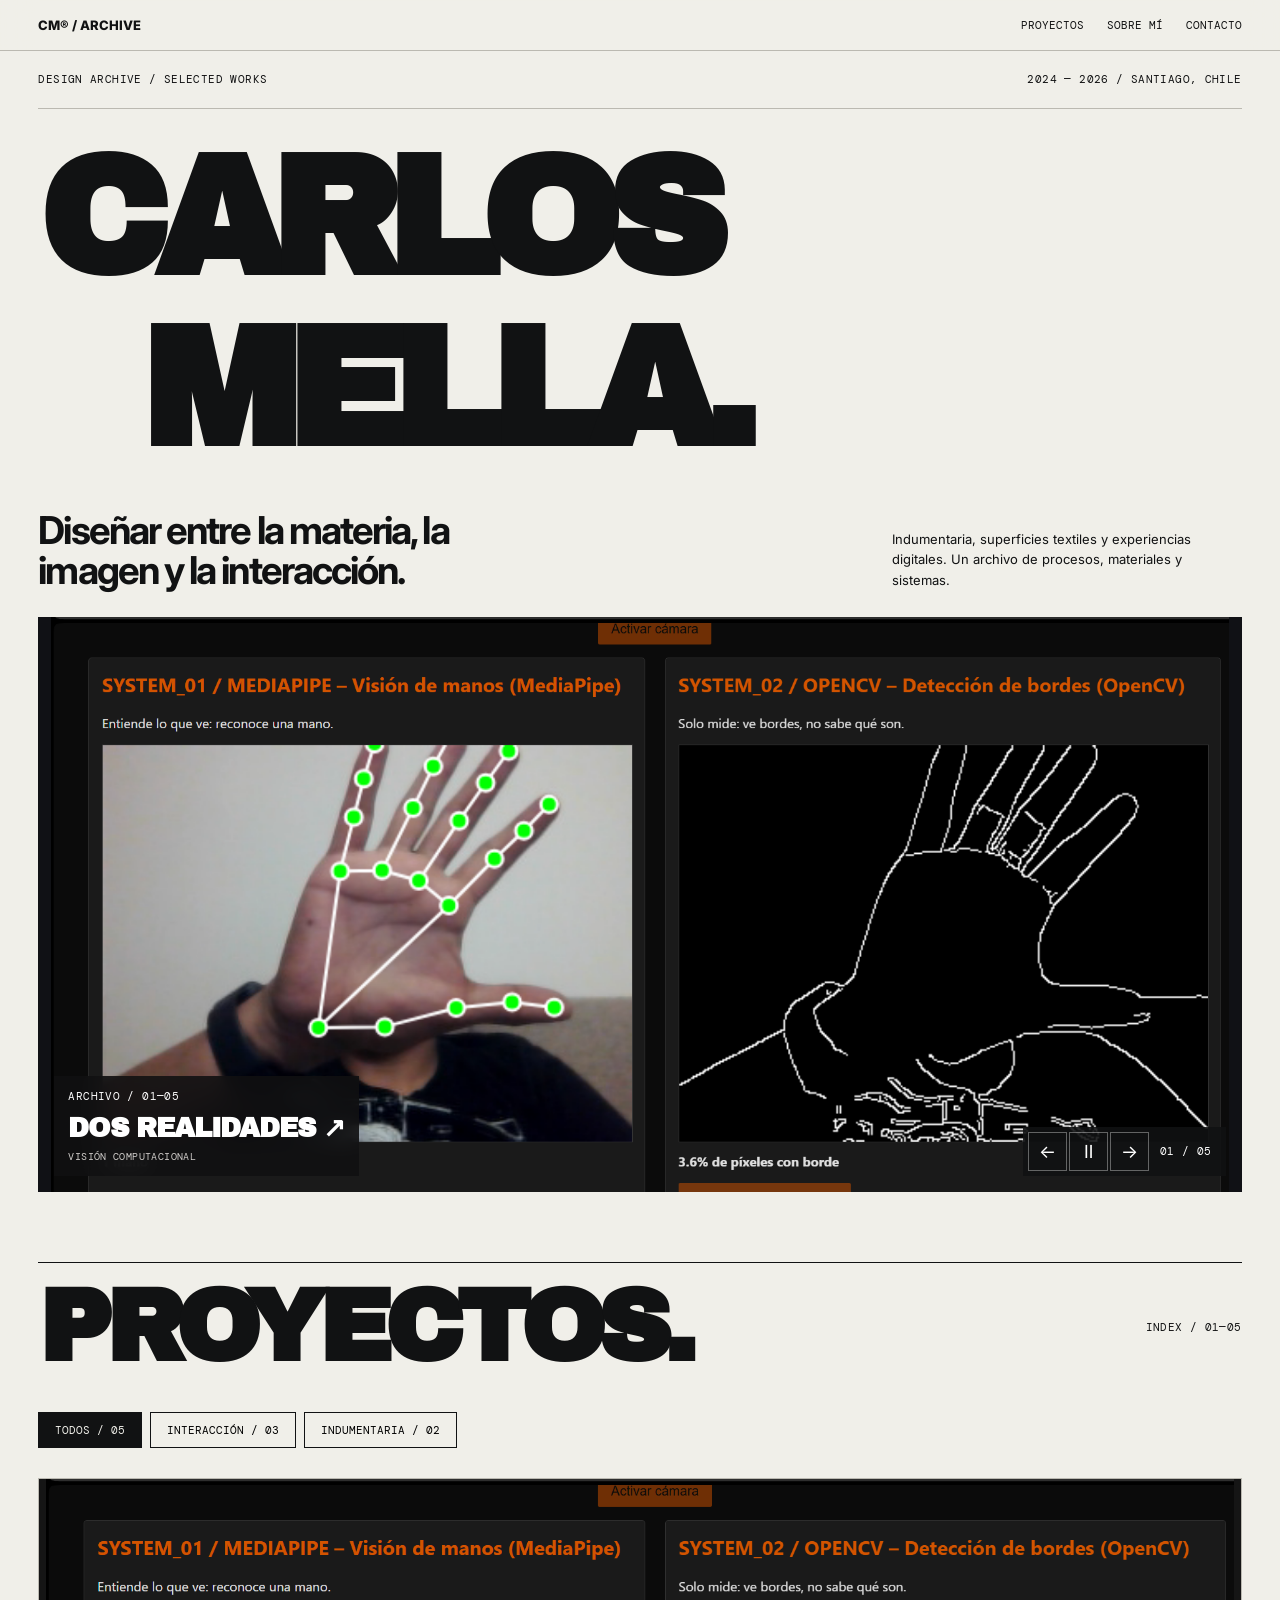
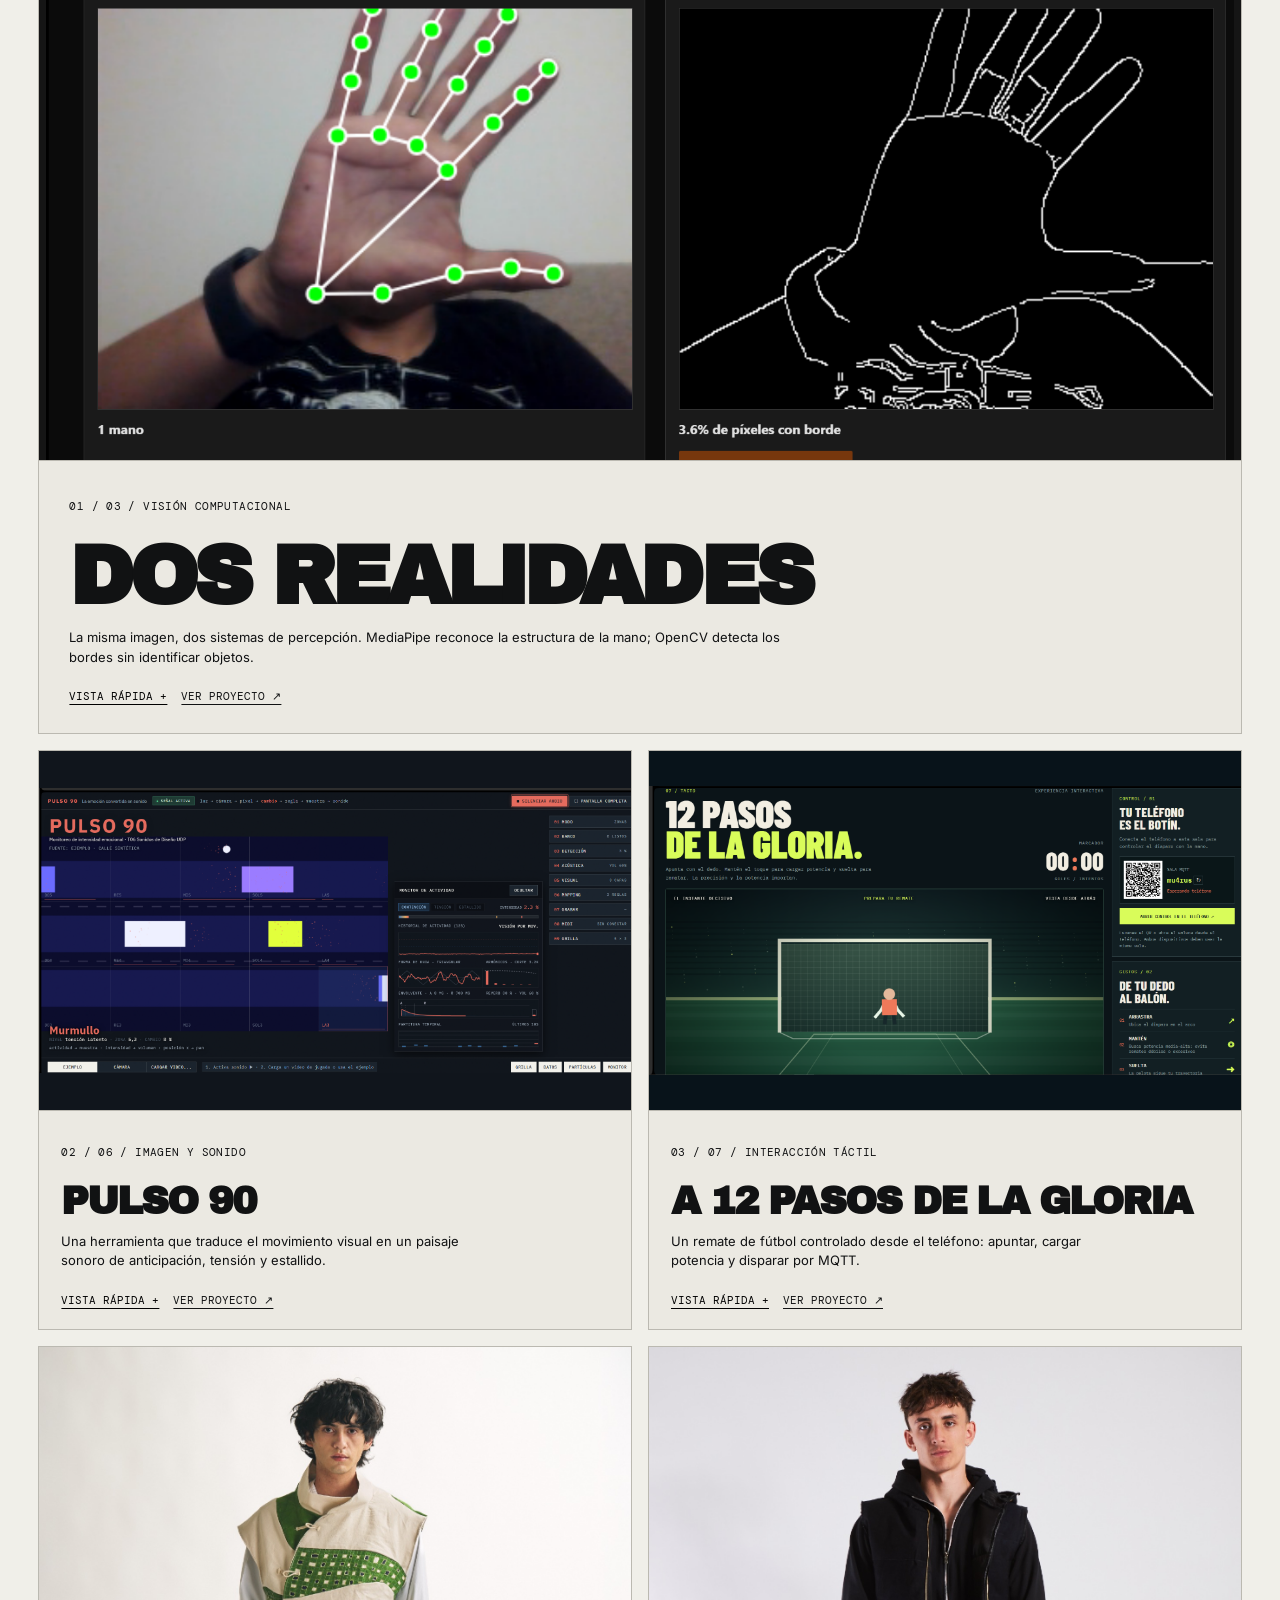
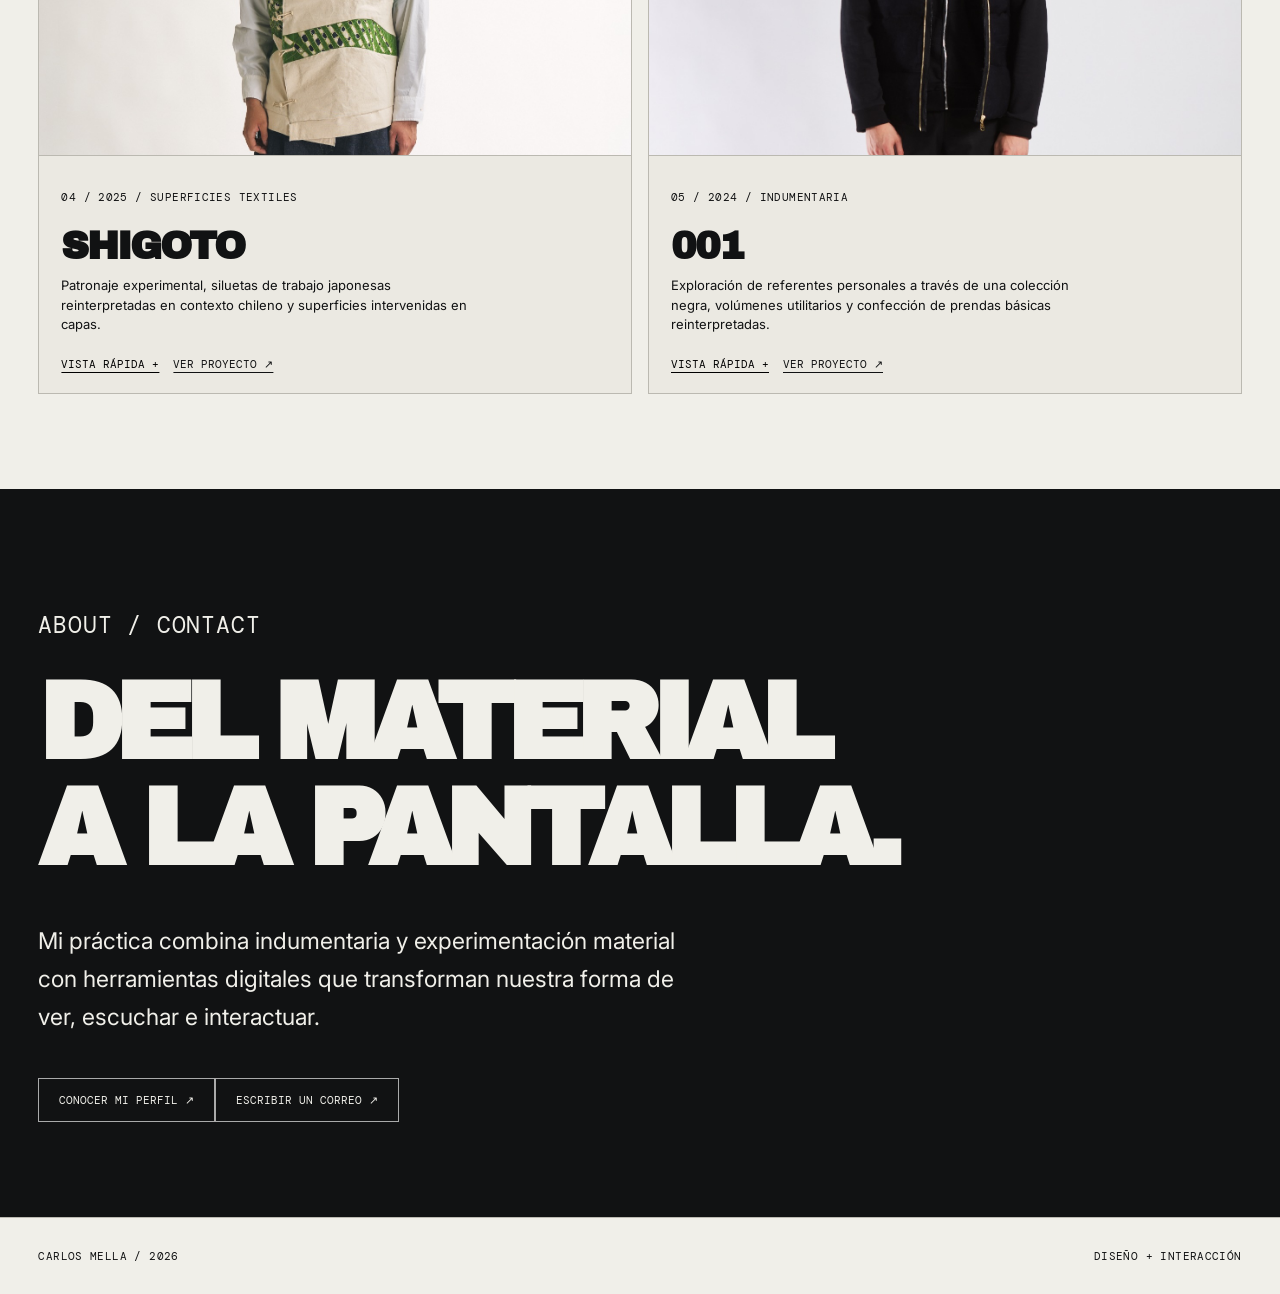
<file: index.html>
<!DOCTYPE html>
<html lang="es"><head><meta charset="utf-8"/><meta content="width=device-width,initial-scale=1" name="viewport"/><meta content="Portafolio de Carlos Mella. Diseño textil, indumentaria e interacción digital." name="description"/><title>Portafolio — Carlos Mella</title><link href="style.css?v=20261124-restaurado-2" rel="stylesheet"/></head><body><header class="site-nav"><a class="brand" href="index.html">CM® / ARCHIVE</a><nav><a href="index.html#proyectos">PROYECTOS</a><a href="about.html">SOBRE MÍ</a><a href="index.html#contacto">CONTACTO</a></nav></header><main><div class="wrap"><div class="topline mono"><span>DESIGN ARCHIVE / SELECTED WORKS</span><span>2024 — 2026 / SANTIAGO, CHILE</span></div><h1 class="hero-name" data-slide-reveal aria-label="Carlos Mella"><span>CARLOS</span><span class="second">MELLA.</span></h1><div class="hero-bottom"><h2>Diseñar entre la materia, la imagen y la interacción.</h2><p>Indumentaria, superficies textiles y experiencias digitales. Un archivo de procesos, materiales y sistemas.</p></div><section class="hero-visual hero-carousel" aria-label="Selección rotativa de cinco proyectos"><div class="hero-slide-stack"><div class="hero-slide is-active digital" data-hero-slide aria-hidden="false"><img src="assets/dos-realidades.png" alt="Comparación real de reconocimiento de manos con MediaPipe y detección de bordes con OpenCV" fetchpriority="high"/></div><div class="hero-slide  digital" data-hero-slide aria-hidden="true"><img src="assets/pulso-90.png" alt="Monitor audiovisual de PULSO 90, con grilla de zonas y actividad sonora" loading="lazy"/></div><div class="hero-slide  digital" data-hero-slide aria-hidden="true"><img src="assets/a-12-pasos.png" alt="Cancha interactiva del proyecto A 12 PASOS DE LA GLORIA" loading="lazy"/></div><div class="hero-slide  fashion" data-hero-slide aria-hidden="true"><img src="assets/shigoto-frente.jpg" alt="Fotografía original del proyecto de indumentaria SHIGOTO" loading="lazy"/></div><div class="hero-slide  fashion" data-hero-slide aria-hidden="true"><img src="assets/001-frente.jpg" alt="Fotografía original del proyecto de indumentaria 001" loading="lazy"/></div></div><div class="hero-visual-bottom"><div class="visual-tag mono"><span id="hero-index">ARCHIVO / 01—05</span><a id="hero-project-link" href="proyectos/dos-realidades.html">DOS REALIDADES ↗</a><small id="hero-project-category">VISIÓN COMPUTACIONAL</small></div><div class="hero-controls" aria-label="Controles de la portada"><button type="button" id="hero-prev" aria-label="Proyecto anterior">←</button><button type="button" id="hero-toggle" aria-label="Pausar cambio automático" aria-pressed="false">Ⅱ</button><button type="button" id="hero-next" aria-label="Proyecto siguiente">→</button><span id="hero-count" class="mono" aria-live="polite">01 / 05</span></div></div></section><section class="work" id="proyectos"><div class="section-head"><h2>PROYECTOS.</h2><span class="mono">INDEX / 01—05</span></div><div aria-label="Filtrar proyectos" class="filters" role="group"><button aria-pressed="true" class="filter" data-filter="all">TODOS / 05</button><button aria-pressed="false" class="filter" data-filter="digital">INTERACCIÓN / 03</button><button aria-pressed="false" class="filter" data-filter="material">INDUMENTARIA / 02</button></div><div class="project-grid"><article class="project-card" data-desc="La misma imagen, dos sistemas de percepción. MediaPipe reconoce la estructura de la mano; OpenCV detecta los bordes sin identificar objetos." data-page="proyectos/dos-realidades.html" data-title="DOS REALIDADES" data-type="digital"><div class="project-image"><img alt="Captura real de DOS REALIDADES: detección de manos con MediaPipe y bordes con OpenCV" loading="lazy" src="assets/dos-realidades.png"/></div><div class="project-info"><p class="mono">01 / 03 / VISIÓN COMPUTACIONAL</p><h3>DOS REALIDADES</h3><p>La misma imagen, dos sistemas de percepción. MediaPipe reconoce la estructura de la mano; OpenCV detecta los bordes sin identificar objetos.</p><div class="card-actions"><button data-preview="" type="button">VISTA RÁPIDA +</button><a href="proyectos/dos-realidades.html">VER PROYECTO ↗</a></div></div></article><article class="project-card" data-desc="Una herramienta que traduce el movimiento visual en un paisaje sonoro de anticipación, tensión y estallido." data-page="proyectos/pulso-90.html" data-title="PULSO 90" data-type="digital"><div class="project-image"><img alt="Captura real de PULSO 90 mostrando la grilla y el monitor audiovisual" loading="lazy" src="assets/pulso-90.png"/></div><div class="project-info"><p class="mono">02 / 06 / IMAGEN Y SONIDO</p><h3>PULSO 90</h3><p>Una herramienta que traduce el movimiento visual en un paisaje sonoro de anticipación, tensión y estallido.</p><div class="card-actions"><button data-preview="" type="button">VISTA RÁPIDA +</button><a href="proyectos/pulso-90.html">VER PROYECTO ↗</a></div></div></article><article class="project-card" data-desc="Un remate de fútbol controlado desde el teléfono: apuntar, cargar potencia y disparar por MQTT." data-page="proyectos/12-pasos.html" data-title="A 12 PASOS DE LA GLORIA" data-type="digital"><div class="project-image"><img alt="Vista del proyecto A 12 PASOS DE LA GLORIA" loading="lazy" src="assets/a-12-pasos.png"/></div><div class="project-info"><p class="mono">03 / 07 / INTERACCIÓN TÁCTIL</p><h3>A 12 PASOS DE LA GLORIA</h3><p>Un remate de fútbol controlado desde el teléfono: apuntar, cargar potencia y disparar por MQTT.</p><div class="card-actions"><button data-preview="" type="button">VISTA RÁPIDA +</button><a href="proyectos/12-pasos.html">VER PROYECTO ↗</a></div></div></article><article class="project-card" data-desc="Patronaje experimental, siluetas de trabajo japonesas reinterpretadas en contexto chileno y superficies intervenidas en capas." data-page="proyectos/shigoto.html" data-title="SHIGOTO" data-type="material"><div class="project-image"><img alt="Vista del proyecto SHIGOTO" loading="lazy" src="assets/shigoto-frente.jpg"/></div><div class="project-info"><p class="mono">04 / 2025 / SUPERFICIES TEXTILES</p><h3>SHIGOTO</h3><p>Patronaje experimental, siluetas de trabajo japonesas reinterpretadas en contexto chileno y superficies intervenidas en capas.</p><div class="card-actions"><button data-preview="" type="button">VISTA RÁPIDA +</button><a href="proyectos/shigoto.html">VER PROYECTO ↗</a></div></div></article><article class="project-card" data-desc="Exploración de referentes personales a través de una colección negra, volúmenes utilitarios y confección de prendas básicas reinterpretadas." data-page="proyectos/001.html" data-title="001" data-type="material"><div class="project-image"><img alt="Vista del proyecto 001" loading="lazy" src="assets/001-frente.jpg"/></div><div class="project-info"><p class="mono">05 / 2024 / INDUMENTARIA</p><h3>001</h3><p>Exploración de referentes personales a través de una colección negra, volúmenes utilitarios y confección de prendas básicas reinterpretadas.</p><div class="card-actions"><button data-preview="" type="button">VISTA RÁPIDA +</button><a href="proyectos/001.html">VER PROYECTO ↗</a></div></div></article></div></section></div><section class="statement" id="contacto"><div class="statement-inner"><p class="mono">ABOUT / CONTACT</p><h2>DEL MATERIAL<br/>A LA PANTALLA.</h2><p>Mi práctica combina indumentaria y experimentación material con herramientas digitales que transforman nuestra forma de ver, escuchar e interactuar.</p><a href="about.html">CONOCER MI PERFIL ↗</a><a href="mailto:carlos.mella1@mail.udp.cl">ESCRIBIR UN CORREO ↗</a></div></section></main><div aria-hidden="true" aria-labelledby="modal-title" aria-modal="true" class="modal" role="dialog"><div class="modal-box"><button aria-label="Cerrar" class="modal-close" id="modal-close">CERRAR ×</button><p class="mono">PROJECT / QUICK VIEW</p><h2 id="modal-title"></h2><div class="project-image" id="modal-image"></div><p id="modal-description"></p><a class="pill-link" href="#" id="modal-page">VER PROYECTO COMPLETO ↗</a></div></div><footer class="mono"><span>CARLOS MELLA / 2026</span><span>DISEÑO + INTERACCIÓN</span></footer><script defer src="components/slide-up-reveal.js"></script><script defer src="script.js"></script><script defer src="components/hero-carousel.js?v=20261124-restaurado-2"></script></body></html>
</file>
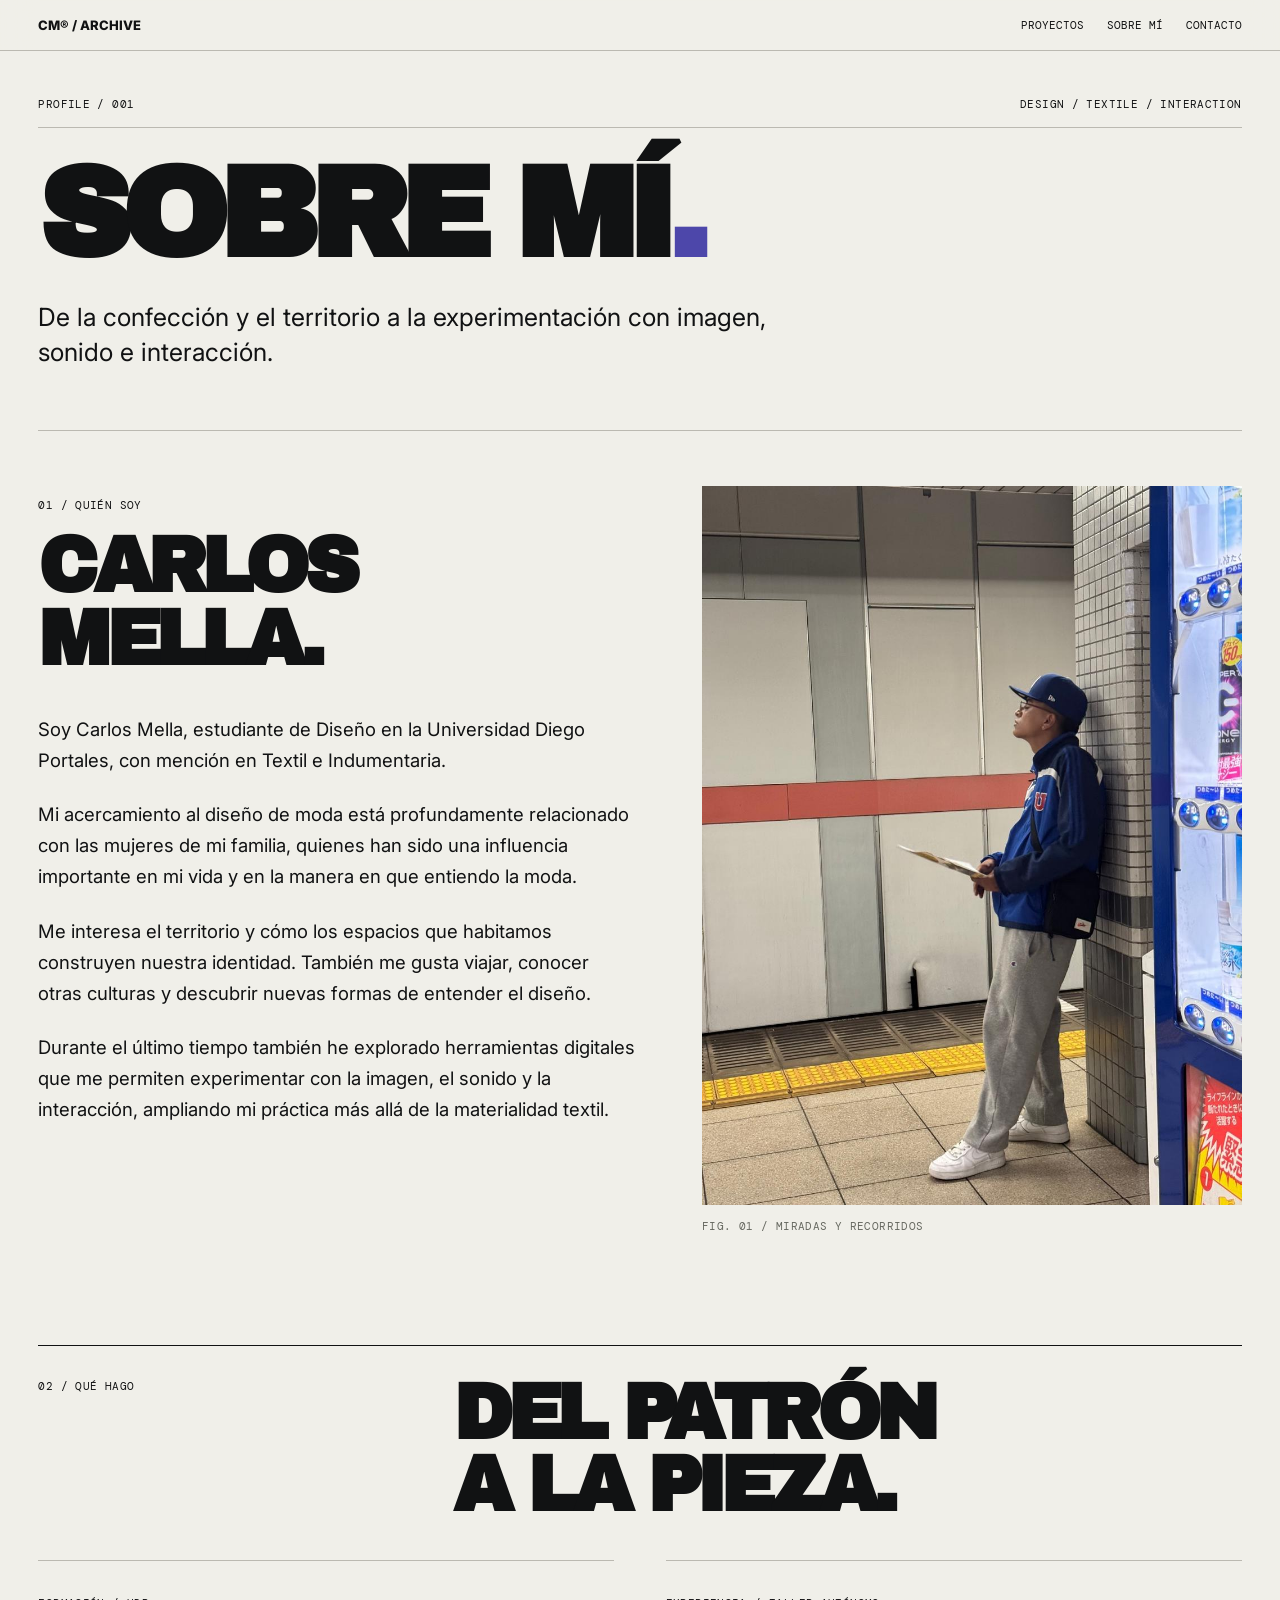
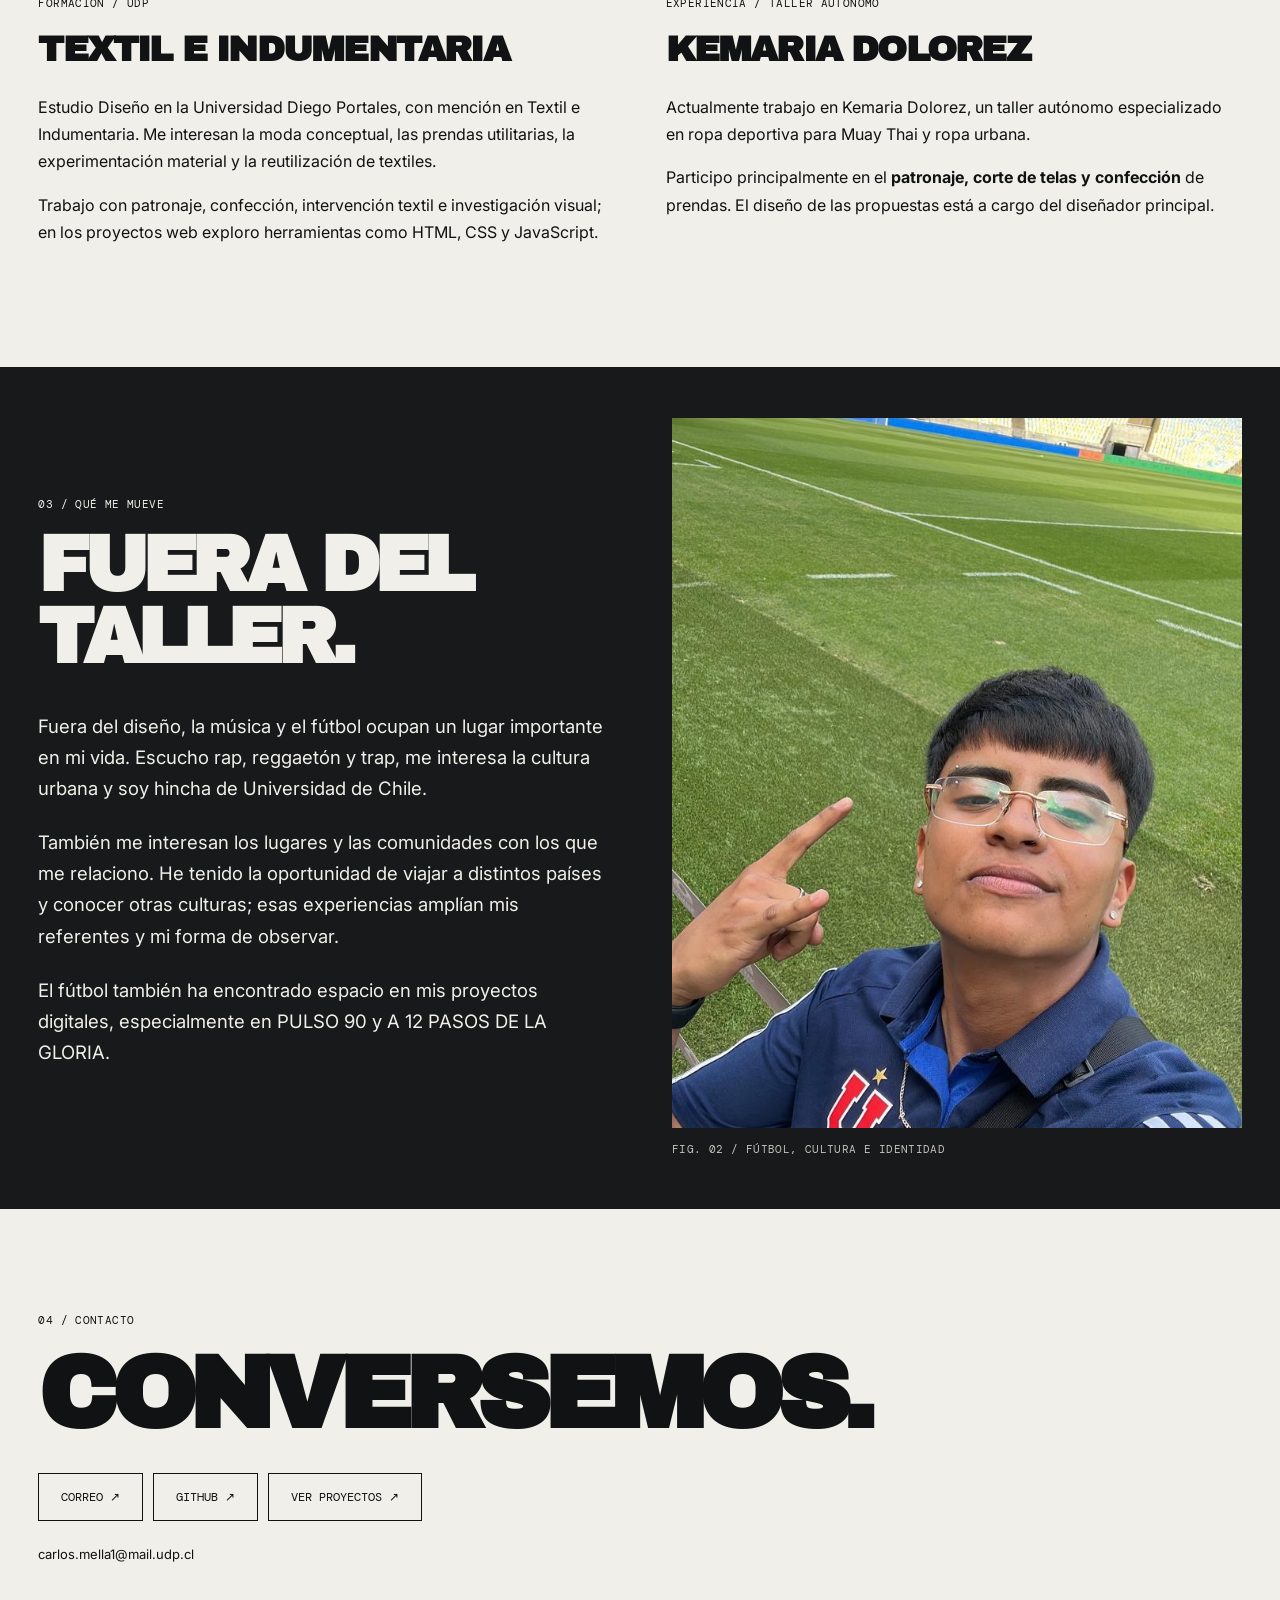
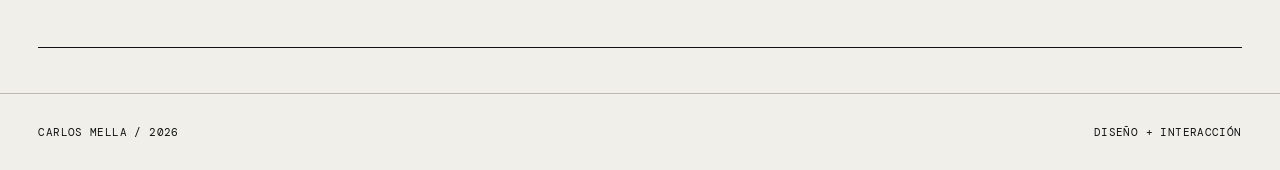
<file: about.html>
<!doctype html>
<html lang="es"><head><meta charset="utf-8"><meta name="viewport" content="width=device-width,initial-scale=1"><meta name="description" content="Carlos Mella: diseño textil, indumentaria, territorio y experimentación interactiva."><title>Sobre mí — Carlos Mella</title><link rel="stylesheet" href="style.css?v=20261124-restaurado-2"></head>
<body><header class="site-nav"><a href="index.html" class="brand">CM® / ARCHIVE</a><nav><a href="index.html#proyectos">PROYECTOS</a><a href="about.html" aria-current="page">SOBRE MÍ</a><a href="index.html#contacto">CONTACTO</a></nav></header>
<main class="wrap about-layout">
 <header class="page-head about-heading"><div class="detail-kicker mono"><span>PROFILE / 001</span><span>DESIGN / TEXTILE / INTERACTION</span></div><h1>SOBRE MÍ<span class="accent-period">.</span></h1><p>De la confección y el territorio a la experimentación con imagen, sonido e interacción.</p></header>
 <section class="about-lead" aria-label="Presentación personal">
  <div class="about-copy"><p class="mono section-index">01 / QUIÉN SOY</p><h2>CARLOS<br>MELLA.</h2>
  <p>Soy Carlos Mella, estudiante de Diseño en la Universidad Diego Portales, con mención en Textil e Indumentaria.</p>
  <p>Mi acercamiento al diseño de moda está profundamente relacionado con las mujeres de mi familia, quienes han sido una influencia importante en mi vida y en la manera en que entiendo la moda.</p>
  <p>Me interesa el territorio y cómo los espacios que habitamos construyen nuestra identidad. También me gusta viajar, conocer otras culturas y descubrir nuevas formas de entender el diseño.</p>
  <p>Durante el último tiempo también he explorado herramientas digitales que me permiten experimentar con la imagen, el sonido y la interacción, ampliando mi práctica más allá de la materialidad textil.</p></div>
  <figure class="portrait portrait-main"><img src="assets/carlos-japon.jpg" alt="Carlos Mella en una estación durante un viaje a Japón" width="960" height="1280"><figcaption class="mono">FIG. 01 / MIRADAS Y RECORRIDOS</figcaption></figure>
 </section>
 <section class="about-experience" aria-label="Formación y experiencia"><div class="about-section-head"><span class="mono">02 / QUÉ HAGO</span><h2>DEL PATRÓN<br>A LA PIEZA.</h2></div>
  <div class="experience-columns"><div class="experience-block"><p class="mono">FORMACIÓN / UDP</p><h3>TEXTIL E INDUMENTARIA</h3><p>Estudio Diseño en la Universidad Diego Portales, con mención en Textil e Indumentaria. Me interesan la moda conceptual, las prendas utilitarias, la experimentación material y la reutilización de textiles.</p><p>Trabajo con patronaje, confección, intervención textil e investigación visual; en los proyectos web exploro herramientas como HTML, CSS y JavaScript.</p></div>
  <div class="experience-block"><p class="mono">EXPERIENCIA / TALLER AUTÓNOMO</p><h3>KEMARIA DOLOREZ</h3><p>Actualmente trabajo en Kemaria Dolorez, un taller autónomo especializado en ropa deportiva para Muay Thai y ropa urbana.</p><p>Participo principalmente en el <strong>patronaje, corte de telas y confección</strong> de prendas. El diseño de las propuestas está a cargo del diseñador principal.</p></div></div>
 </section>
 <section class="about-interests" aria-label="Intereses personales"><div class="about-interests-text"><p class="mono">03 / QUÉ ME MUEVE</p><h2>FUERA DEL<br>TALLER.</h2>
 <p>Fuera del diseño, la música y el fútbol ocupan un lugar importante en mi vida. Escucho rap, reggaetón y trap, me interesa la cultura urbana y soy hincha de Universidad de Chile.</p>
 <p>También me interesan los lugares y las comunidades con los que me relaciono. He tenido la oportunidad de viajar a distintos países y conocer otras culturas; esas experiencias amplían mis referentes y mi forma de observar.</p>
 <p>El fútbol también ha encontrado espacio en mis proyectos digitales, especialmente en PULSO 90 y A 12 PASOS DE LA GLORIA.</p></div>
 <figure class="portrait portrait-stadium"><img src="assets/carlos-estadio.jpg" alt="Carlos Mella en un estadio de fútbol, vistiendo una camiseta de Universidad de Chile" width="960" height="1280"><figcaption class="mono">FIG. 02 / FÚTBOL, CULTURA E IDENTIDAD</figcaption></figure></section>
 <section class="about-contact" aria-label="Contacto"><p class="mono">04 / CONTACTO</p><h2>CONVERSEMOS.</h2><div class="contact-links"><a href="mailto:carlos.mella1@mail.udp.cl">CORREO ↗</a><a href="https://github.com/CharlesDiner0" target="_blank" rel="noopener noreferrer">GITHUB ↗</a><a href="index.html#proyectos">VER PROYECTOS ↗</a></div><p class="contact-address">carlos.mella1@mail.udp.cl</p></section>
 </main><footer class="mono"><span>CARLOS MELLA / 2026</span><span>DISEÑO + INTERACCIÓN</span></footer><script src="script.js" defer></script></body></html>
</file>
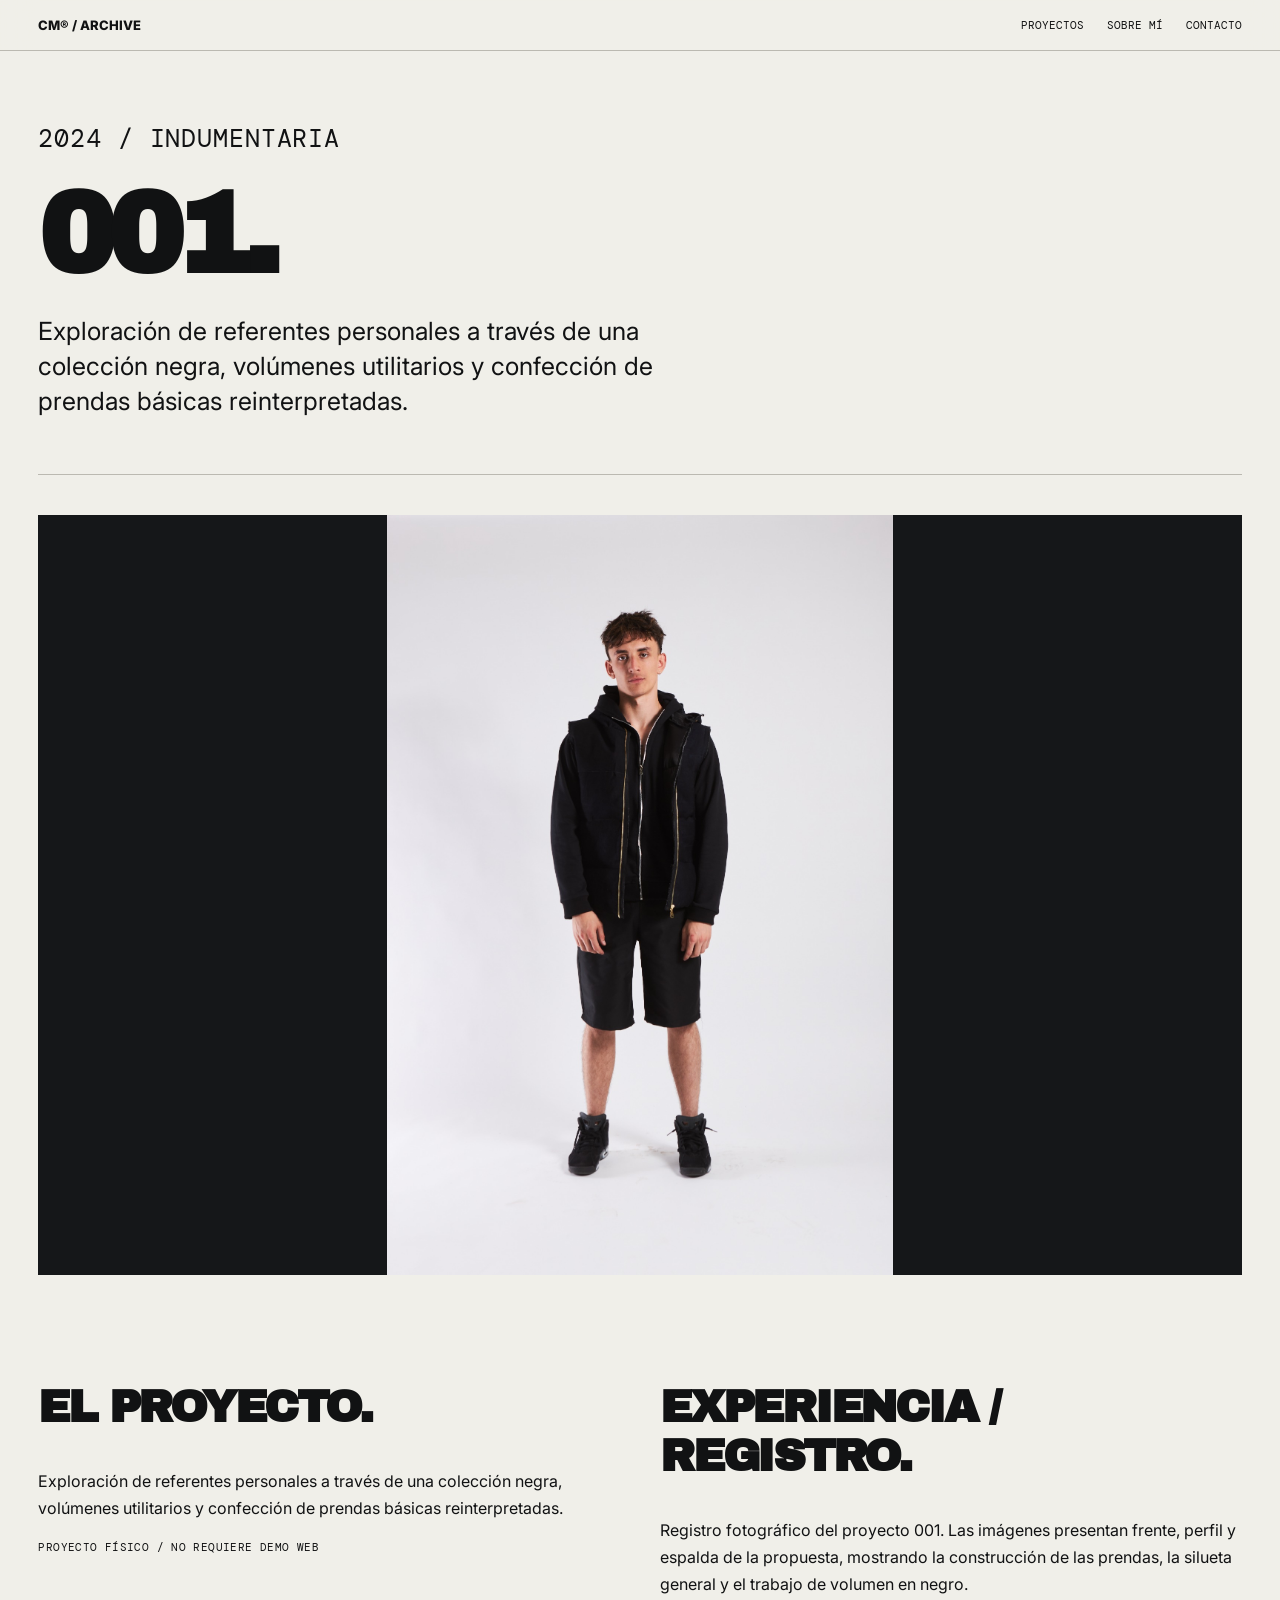
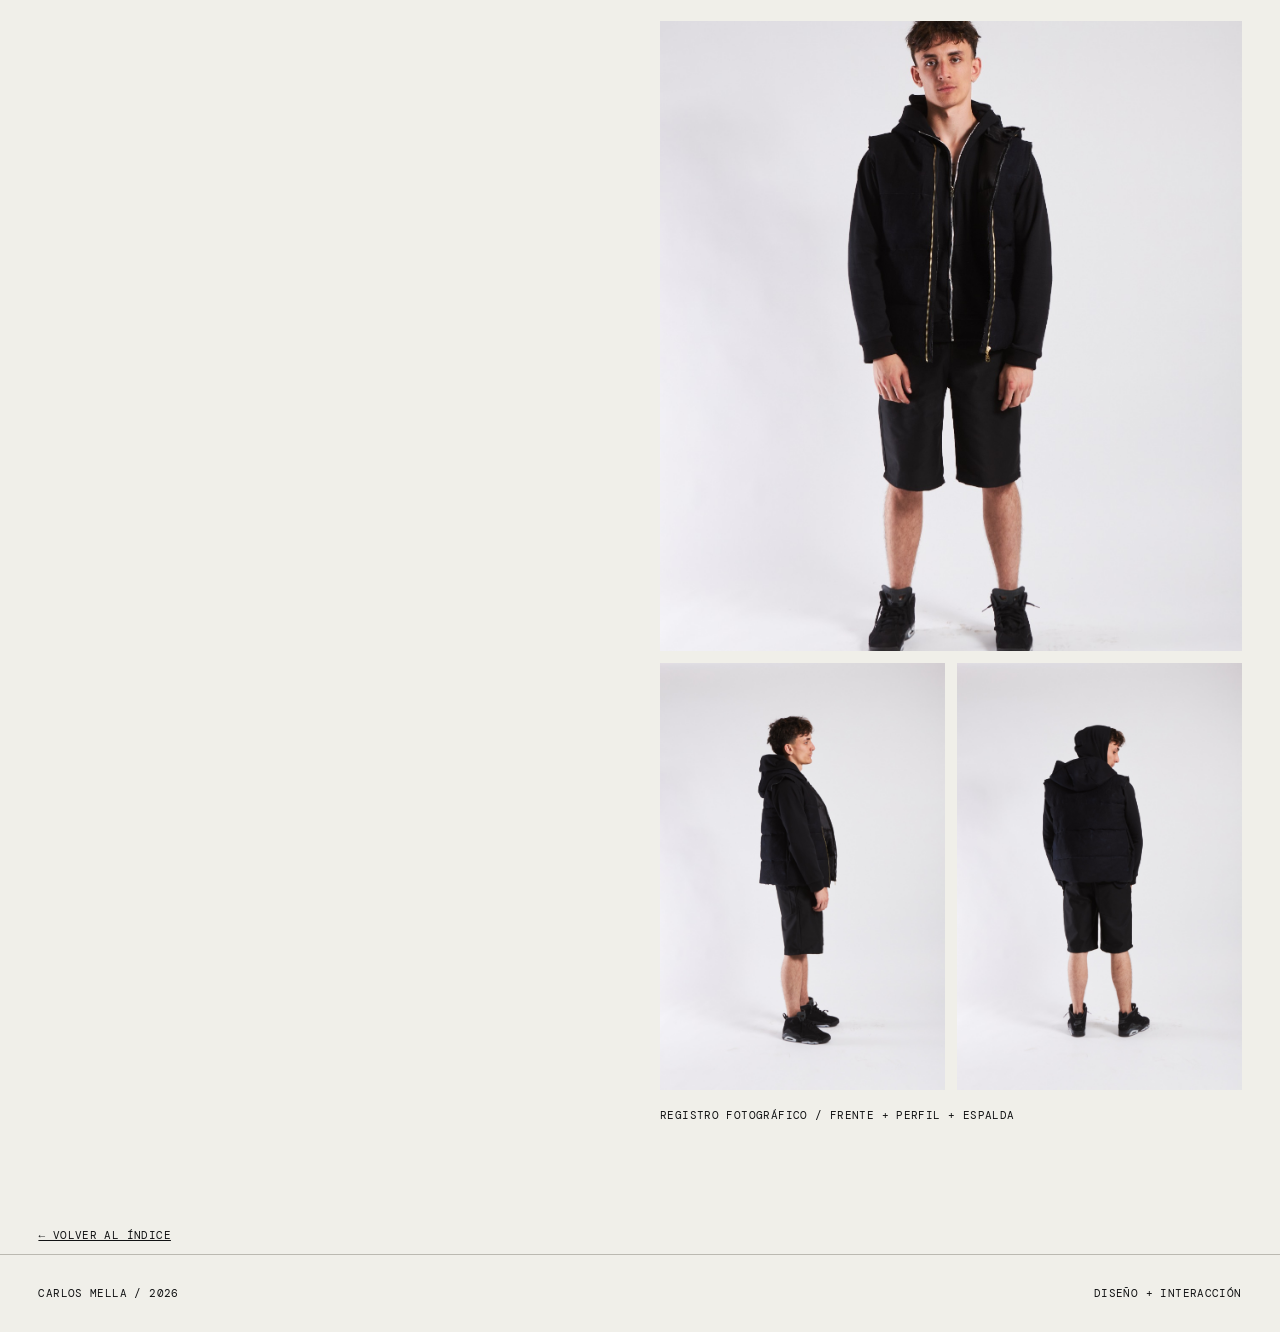
<file: proyectos/001.html>
<!DOCTYPE html>
<html lang="es"><head><meta charset="utf-8"/><meta content="width=device-width,initial-scale=1" name="viewport"/><meta content="Portafolio de Carlos Mella. Diseño textil, indumentaria e interacción digital." name="description"/><title>001 — Carlos Mella</title><link href="../style.css?v=20261124-restaurado-2" rel="stylesheet"/></head><body><header class="site-nav"><a class="brand" href="../index.html">CM® / ARCHIVE</a><nav><a href="../index.html#proyectos">PROYECTOS</a><a href="../about.html">SOBRE MÍ</a><a href="../index.html#contacto">CONTACTO</a></nav></header><main class="wrap"><header class="page-head"><p class="mono">2024 / INDUMENTARIA</p><h1>001.</h1><p>Exploración de referentes personales a través de una colección negra, volúmenes utilitarios y confección de prendas básicas reinterpretadas.</p></header><img alt="001" class="page-hero" src="../assets/001-frente.jpg"/><section class="page-columns"><div><h2>EL PROYECTO.</h2><p>Exploración de referentes personales a través de una colección negra, volúmenes utilitarios y confección de prendas básicas reinterpretadas.</p><p class="mono">PROYECTO FÍSICO / NO REQUIERE DEMO WEB</p></div><div><h2>EXPERIENCIA / REGISTRO.</h2><p>Registro fotográfico del proyecto 001. Las imágenes presentan frente, perfil y espalda de la propuesta, mostrando la construcción de las prendas, la silueta general y el trabajo de volumen en negro.</p><div class="project-gallery" style="margin:22px 0 16px"><img alt="001: vista frente" loading="lazy" src="../assets/001-frente.jpg"/><img alt="001: vista perfil" loading="lazy" src="../assets/001-perfil.jpg"/><img alt="001: vista espalda" loading="lazy" src="../assets/001-espalda.jpg"/></div><p class="mono">REGISTRO FOTOGRÁFICO / FRENTE + PERFIL + ESPALDA</p></div></section><p class="mono"><a href="../index.html#proyectos">← VOLVER AL ÍNDICE</a></p></main><footer class="mono"><span>CARLOS MELLA / 2026</span><span>DISEÑO + INTERACCIÓN</span></footer><script defer="" src="../script.js"></script></body></html>
</file>
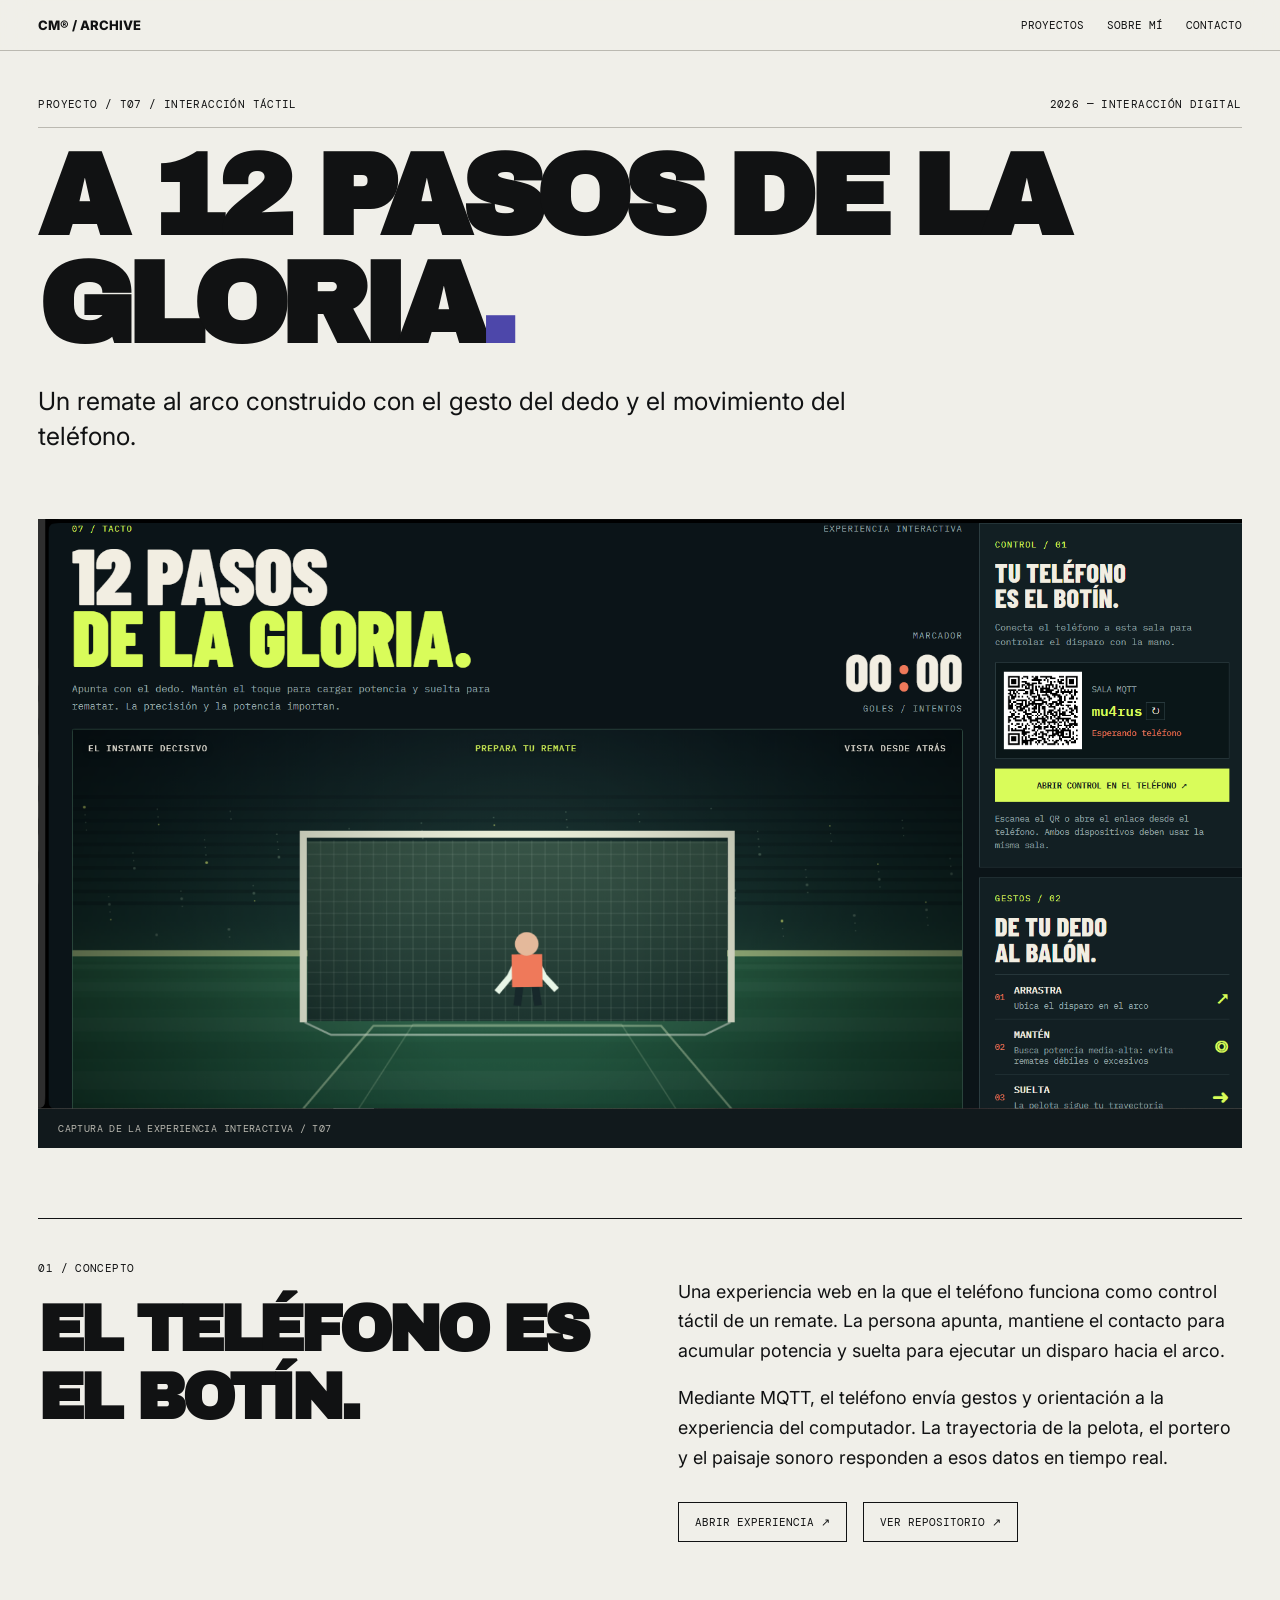
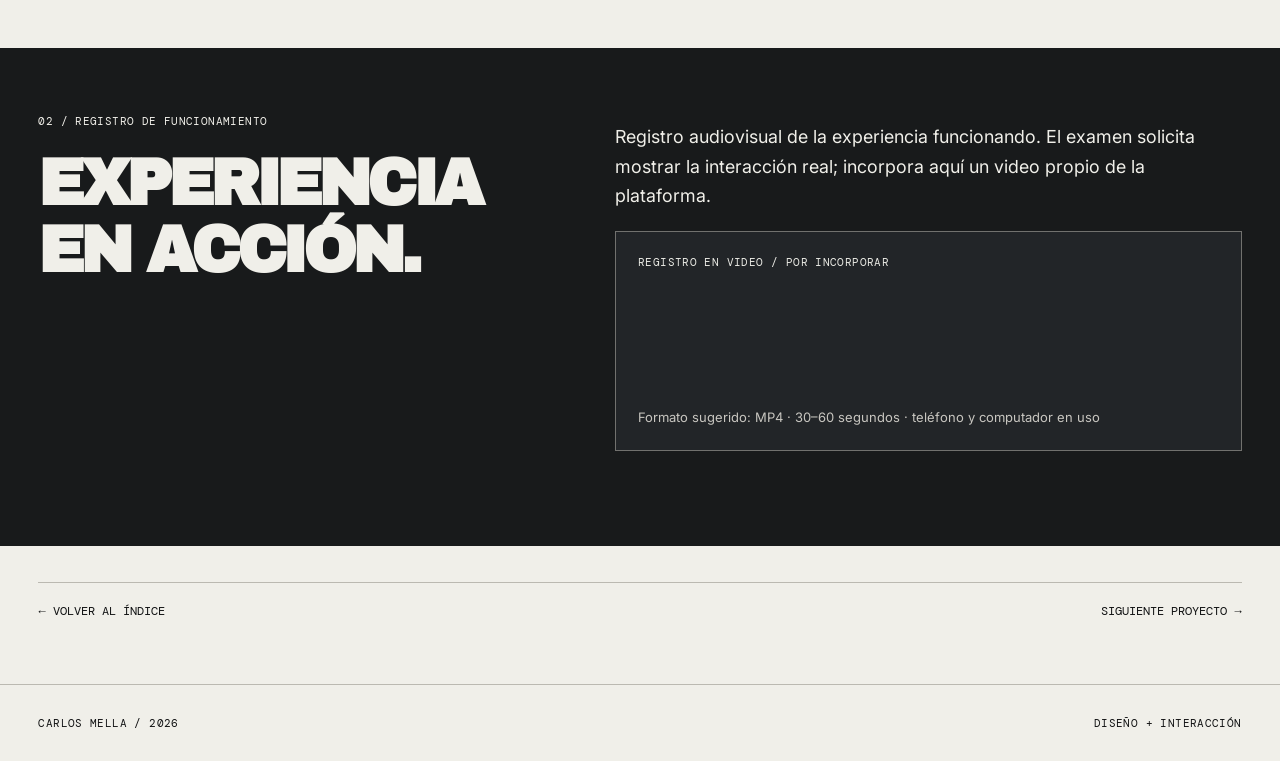
<file: proyectos/12-pasos.html>
<!doctype html><html lang="es"><head><meta charset="utf-8"><meta name="viewport" content="width=device-width,initial-scale=1"><meta name="description" content="Un remate al arco construido con el gesto del dedo y el movimiento del teléfono."><title>A 12 PASOS DE LA GLORIA — Carlos Mella</title><link rel="stylesheet" href="../style.css?v=20261124-restaurado-2"></head><body><header class="site-nav"><a href="../index.html" class="brand">CM® / ARCHIVE</a><nav><a href="../index.html#proyectos">PROYECTOS</a><a href="../about.html">SOBRE MÍ</a><a href="../index.html#contacto">CONTACTO</a></nav></header><main class="wrap project-detail"><header class="page-head"><div class="detail-kicker mono"><span>PROYECTO / T07 / INTERACCIÓN TÁCTIL</span><span>2026 — INTERACCIÓN DIGITAL</span></div><h1>A 12 PASOS DE LA GLORIA<span class="accent-period">.</span></h1><p>Un remate al arco construido con el gesto del dedo y el movimiento del teléfono.</p></header><figure class="project-feature"><img src="../assets/a-12-pasos.png" alt="Captura de la experiencia A 12 Pasos de la Gloria"><figcaption class="mono media-note">CAPTURA DE LA EXPERIENCIA INTERACTIVA / T07</figcaption></figure><section class="detail-intro"><div><p class="mono">01 / CONCEPTO</p><h2>EL TELÉFONO ES EL BOTÍN.</h2></div><div><p>Una experiencia web en la que el teléfono funciona como control táctil de un remate. La persona apunta, mantiene el contacto para acumular potencia y suelta para ejecutar un disparo hacia el arco.</p><p>Mediante MQTT, el teléfono envía gestos y orientación a la experiencia del computador. La trayectoria de la pelota, el portero y el paisaje sonoro responden a esos datos en tiempo real.</p><div class="detail-links"><a class="pill-link" target="_blank" rel="noopener noreferrer" href="https://charlesdiner0.github.io/tacto/exp.html">ABRIR EXPERIENCIA ↗</a><a class="pill-link" target="_blank" rel="noopener noreferrer" href="https://github.com/CharlesDiner0/tacto">VER REPOSITORIO ↗</a></div></div></section><section class="record-section"><div class="record-title"><p class="mono">02 / REGISTRO DE FUNCIONAMIENTO</p><h2>EXPERIENCIA<br>EN ACCIÓN.</h2></div><div class="record-body"><p>Registro audiovisual de la experiencia funcionando. El examen solicita mostrar la interacción real; incorpora aquí un video propio de la plataforma.</p><div class="video-slot"><span class="mono">REGISTRO EN VIDEO / POR INCORPORAR</span><span>Formato sugerido: MP4 · 30–60 segundos · teléfono y computador en uso</span></div></div></section><nav class="next-project"><a href="../index.html#proyectos">← VOLVER AL ÍNDICE</a><a href="shigoto.html">SIGUIENTE PROYECTO →</a></nav></main><footer class="mono"><span>CARLOS MELLA / 2026</span><span>DISEÑO + INTERACCIÓN</span></footer><script src="../script.js" defer></script></body></html>
</file>
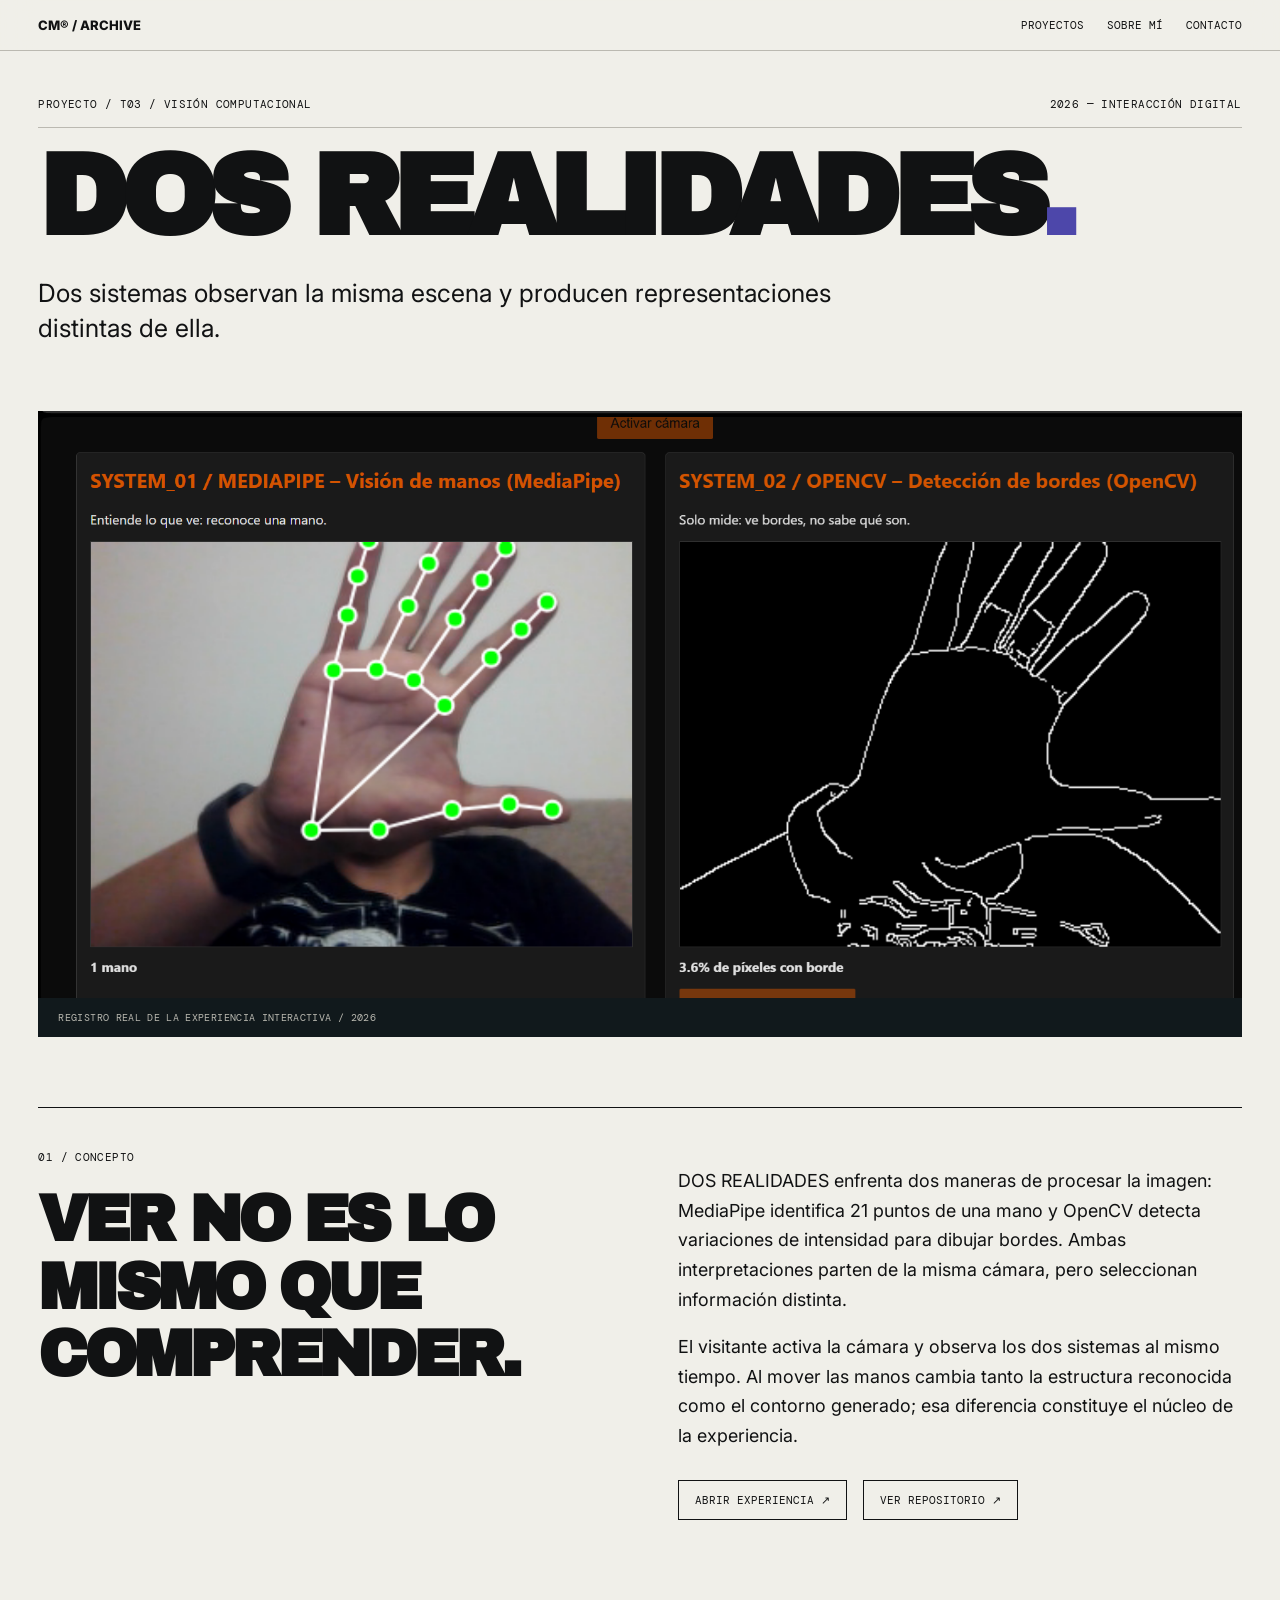
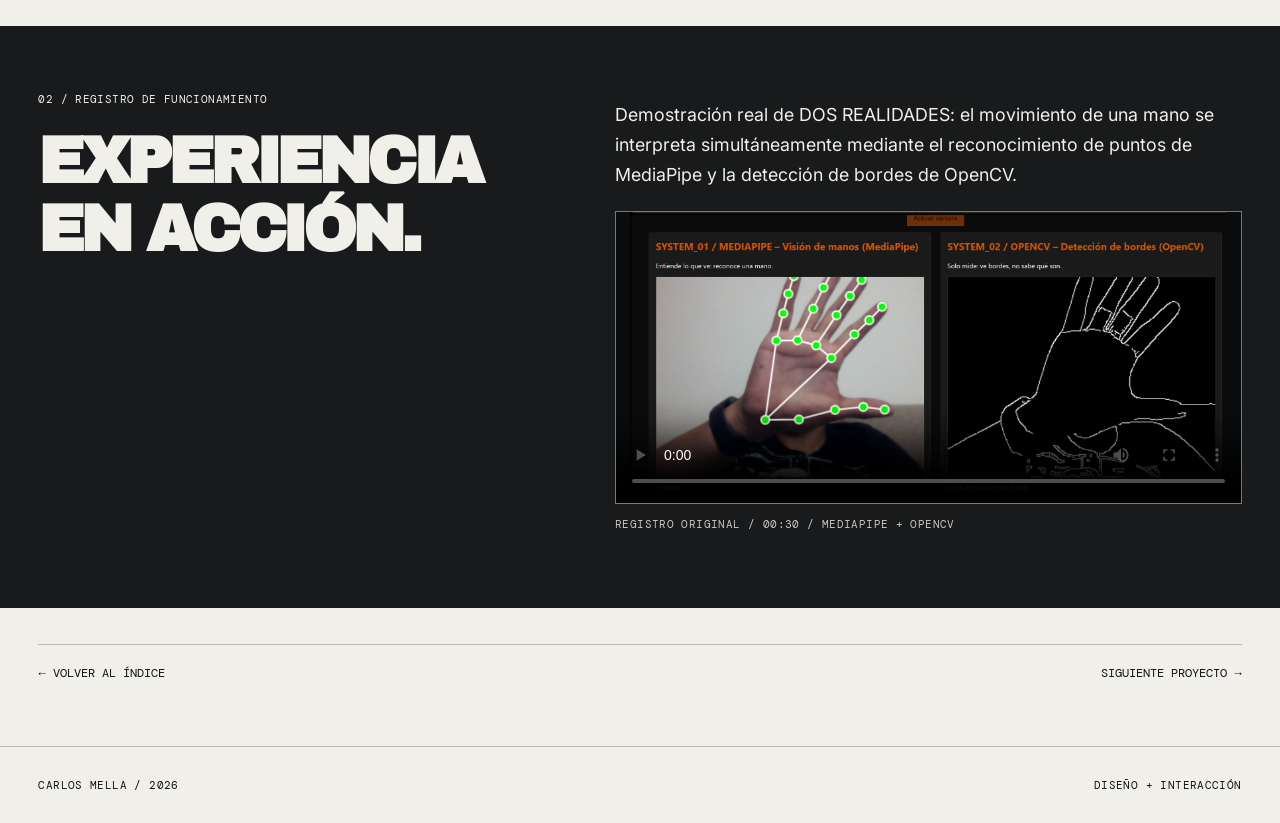
<file: proyectos/dos-realidades.html>
<!doctype html><html lang="es"><head><meta charset="utf-8"><meta name="viewport" content="width=device-width,initial-scale=1"><meta name="description" content="Dos sistemas observan la misma escena y producen representaciones distintas de ella."><title>DOS REALIDADES — Carlos Mella</title><link rel="stylesheet" href="../style.css?v=20261124-restaurado-2"></head><body><header class="site-nav"><a href="../index.html" class="brand">CM® / ARCHIVE</a><nav><a href="../index.html#proyectos">PROYECTOS</a><a href="../about.html">SOBRE MÍ</a><a href="../index.html#contacto">CONTACTO</a></nav></header><main class="wrap project-detail"><header class="page-head"><div class="detail-kicker mono"><span>PROYECTO / T03 / VISIÓN COMPUTACIONAL</span><span>2026 — INTERACCIÓN DIGITAL</span></div><h1>DOS REALIDADES<span class="accent-period">.</span></h1><p>Dos sistemas observan la misma escena y producen representaciones distintas de ella.</p></header><figure class="project-feature"><img src="../assets/dos-realidades.png" alt="Captura de la experiencia DOS REALIDADES con MediaPipe y OpenCV funcionando simultáneamente"><figcaption class="mono media-note">REGISTRO REAL DE LA EXPERIENCIA INTERACTIVA / 2026</figcaption></figure><section class="detail-intro"><div><p class="mono">01 / CONCEPTO</p><h2>VER NO ES LO MISMO QUE COMPRENDER.</h2></div><div><p>DOS REALIDADES enfrenta dos maneras de procesar la imagen: MediaPipe identifica 21 puntos de una mano y OpenCV detecta variaciones de intensidad para dibujar bordes. Ambas interpretaciones parten de la misma cámara, pero seleccionan información distinta.</p><p>El visitante activa la cámara y observa los dos sistemas al mismo tiempo. Al mover las manos cambia tanto la estructura reconocida como el contorno generado; esa diferencia constituye el núcleo de la experiencia.</p><div class="detail-links"><a class="pill-link" target="_blank" rel="noopener noreferrer" href="https://charlesdiner0.github.io/dos-realidades/">ABRIR EXPERIENCIA ↗</a><a class="pill-link" target="_blank" rel="noopener noreferrer" href="https://github.com/CharlesDiner0/dos-realidades">VER REPOSITORIO ↗</a></div></div></section><section class="record-section"><div class="record-title"><p class="mono">02 / REGISTRO DE FUNCIONAMIENTO</p><h2>EXPERIENCIA<br>EN ACCIÓN.</h2></div><div class="record-body"><p>Demostración real de DOS REALIDADES: el movimiento de una mano se interpreta simultáneamente mediante el reconocimiento de puntos de MediaPipe y la detección de bordes de OpenCV.</p><figure style="margin:22px 0 0;max-width:100%"><video controls playsinline preload="metadata" poster="../assets/dos-realidades.png" aria-label="Registro en video de DOS REALIDADES funcionando" style="display:block;width:100%;height:auto;aspect-ratio:62/29;background:#090b0d;border:1px solid #777a74"><source src="../assets/dos-realidades-demo.mp4" type="video/mp4">Tu navegador no admite video HTML5. <a href="../assets/dos-realidades-demo.mp4">Descargar el video MP4</a>.</video><figcaption class="mono" style="color:#c8c6c0;margin-top:12px">REGISTRO ORIGINAL / 00:30 / MEDIAPIPE + OPENCV</figcaption></figure></div></section><nav class="next-project"><a href="../index.html#proyectos">← VOLVER AL ÍNDICE</a><a href="pulso-90.html">SIGUIENTE PROYECTO →</a></nav></main><footer class="mono"><span>CARLOS MELLA / 2026</span><span>DISEÑO + INTERACCIÓN</span></footer><script src="../script.js" defer></script></body></html>
</file>
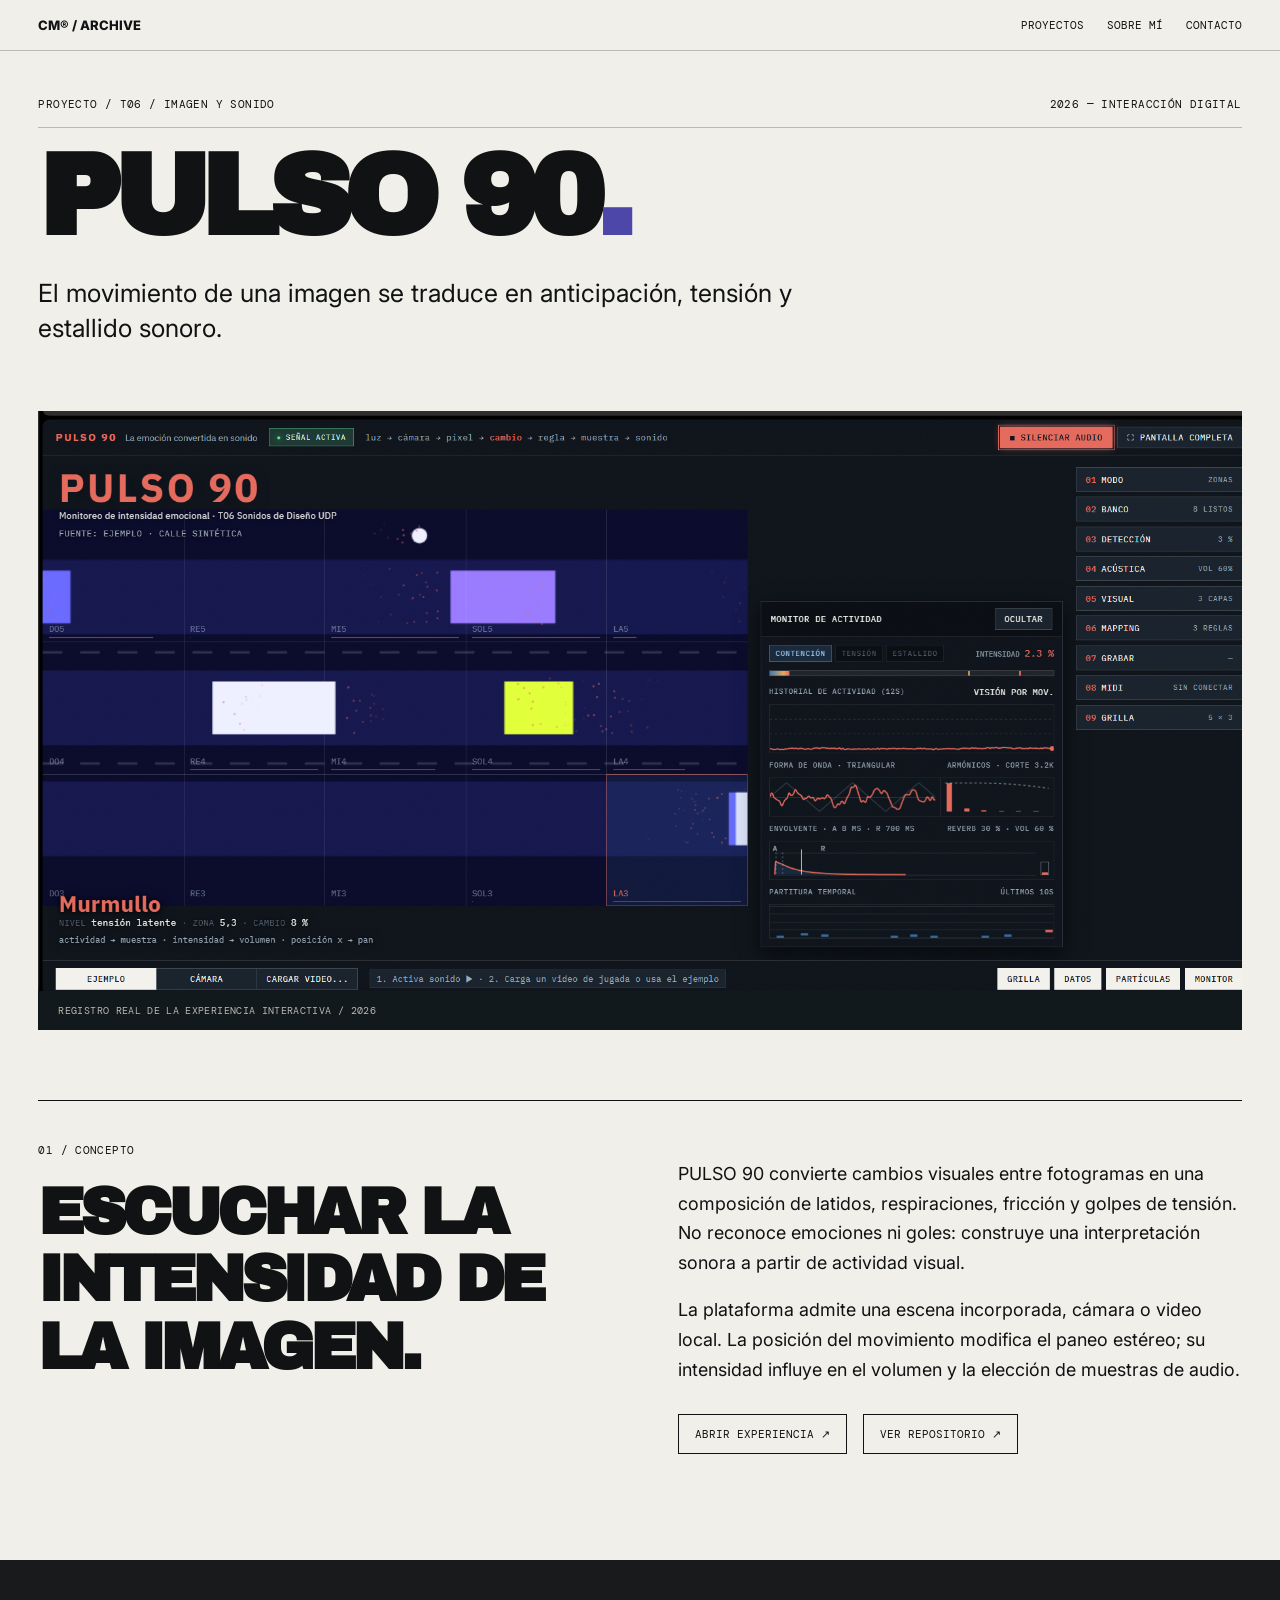
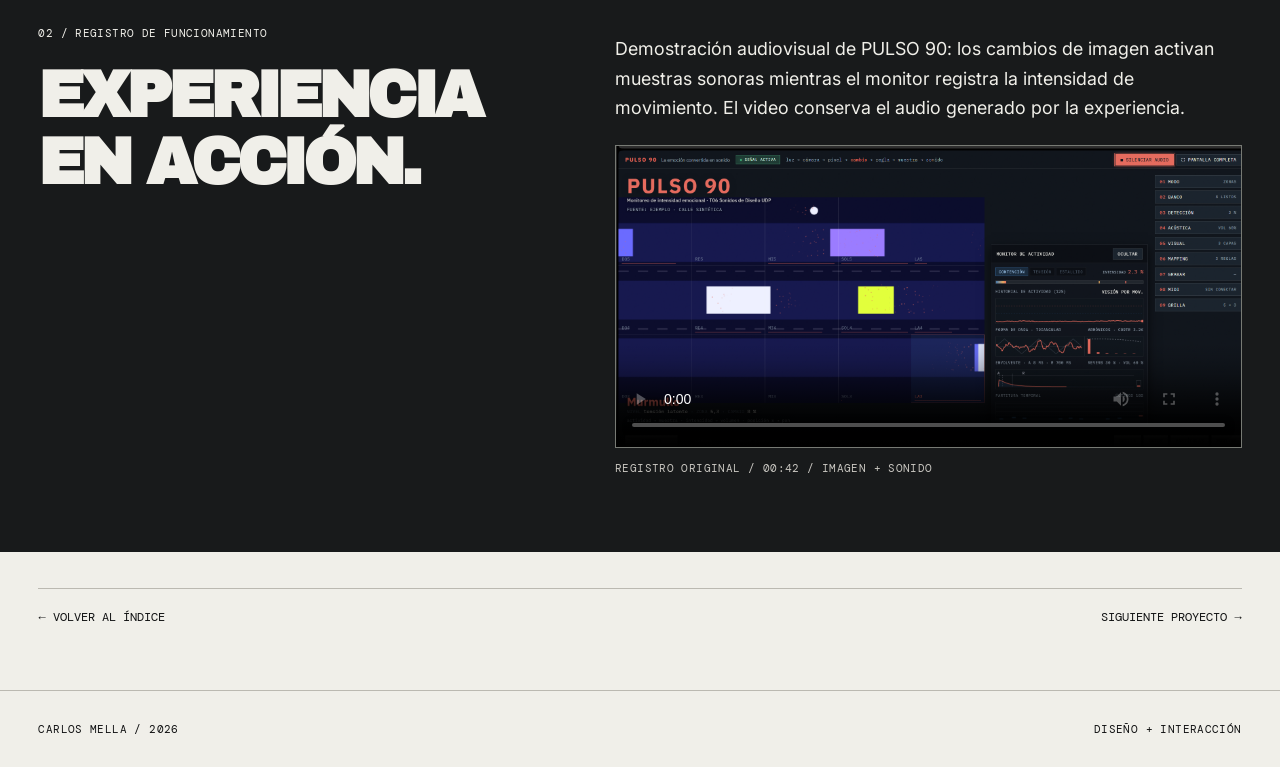
<file: proyectos/pulso-90.html>
<!doctype html><html lang="es"><head><meta charset="utf-8"><meta name="viewport" content="width=device-width,initial-scale=1"><meta name="description" content="El movimiento de una imagen se traduce en anticipación, tensión y estallido sonoro."><title>PULSO 90 — Carlos Mella</title><link rel="stylesheet" href="../style.css?v=20261124-restaurado-2"></head><body><header class="site-nav"><a href="../index.html" class="brand">CM® / ARCHIVE</a><nav><a href="../index.html#proyectos">PROYECTOS</a><a href="../about.html">SOBRE MÍ</a><a href="../index.html#contacto">CONTACTO</a></nav></header><main class="wrap project-detail"><header class="page-head"><div class="detail-kicker mono"><span>PROYECTO / T06 / IMAGEN Y SONIDO</span><span>2026 — INTERACCIÓN DIGITAL</span></div><h1>PULSO 90<span class="accent-period">.</span></h1><p>El movimiento de una imagen se traduce en anticipación, tensión y estallido sonoro.</p></header><figure class="project-feature"><img src="../assets/pulso-90.png" alt="Captura de la experiencia PULSO 90 con el monitor de actividad"><figcaption class="mono media-note">REGISTRO REAL DE LA EXPERIENCIA INTERACTIVA / 2026</figcaption></figure><section class="detail-intro"><div><p class="mono">01 / CONCEPTO</p><h2>ESCUCHAR LA INTENSIDAD DE LA IMAGEN.</h2></div><div><p>PULSO 90 convierte cambios visuales entre fotogramas en una composición de latidos, respiraciones, fricción y golpes de tensión. No reconoce emociones ni goles: construye una interpretación sonora a partir de actividad visual.</p><p>La plataforma admite una escena incorporada, cámara o video local. La posición del movimiento modifica el paneo estéreo; su intensidad influye en el volumen y la elección de muestras de audio.</p><div class="detail-links"><a class="pill-link" target="_blank" rel="noopener noreferrer" href="https://charlesdiner0.github.io/oir-la-luz/">ABRIR EXPERIENCIA ↗</a><a class="pill-link" target="_blank" rel="noopener noreferrer" href="https://github.com/CharlesDiner0/oir-la-luz">VER REPOSITORIO ↗</a></div></div></section><section class="record-section"><div class="record-title"><p class="mono">02 / REGISTRO DE FUNCIONAMIENTO</p><h2>EXPERIENCIA<br>EN ACCIÓN.</h2></div><div class="record-body"><p>Demostración audiovisual de PULSO 90: los cambios de imagen activan muestras sonoras mientras el monitor registra la intensidad de movimiento. El video conserva el audio generado por la experiencia.</p><figure style="margin:22px 0 0;max-width:100%"><video controls playsinline preload="metadata" poster="../assets/pulso-90.png" aria-label="Registro de PULSO 90 funcionando con imagen y sonido" style="display:block;width:100%;height:auto;aspect-ratio:64/31;background:#090b0d;border:1px solid #777a74"><source src="../assets/pulso-90-demo.mp4" type="video/mp4">Tu navegador no admite video HTML5. <a href="../assets/pulso-90-demo.mp4">Descargar el video MP4</a>.</video><figcaption class="mono" style="color:#c8c6c0;margin-top:12px">REGISTRO ORIGINAL / 00:42 / IMAGEN + SONIDO</figcaption></figure></div></section><nav class="next-project"><a href="../index.html#proyectos">← VOLVER AL ÍNDICE</a><a href="12-pasos.html">SIGUIENTE PROYECTO →</a></nav></main><footer class="mono"><span>CARLOS MELLA / 2026</span><span>DISEÑO + INTERACCIÓN</span></footer><script src="../script.js" defer></script></body></html>
</file>
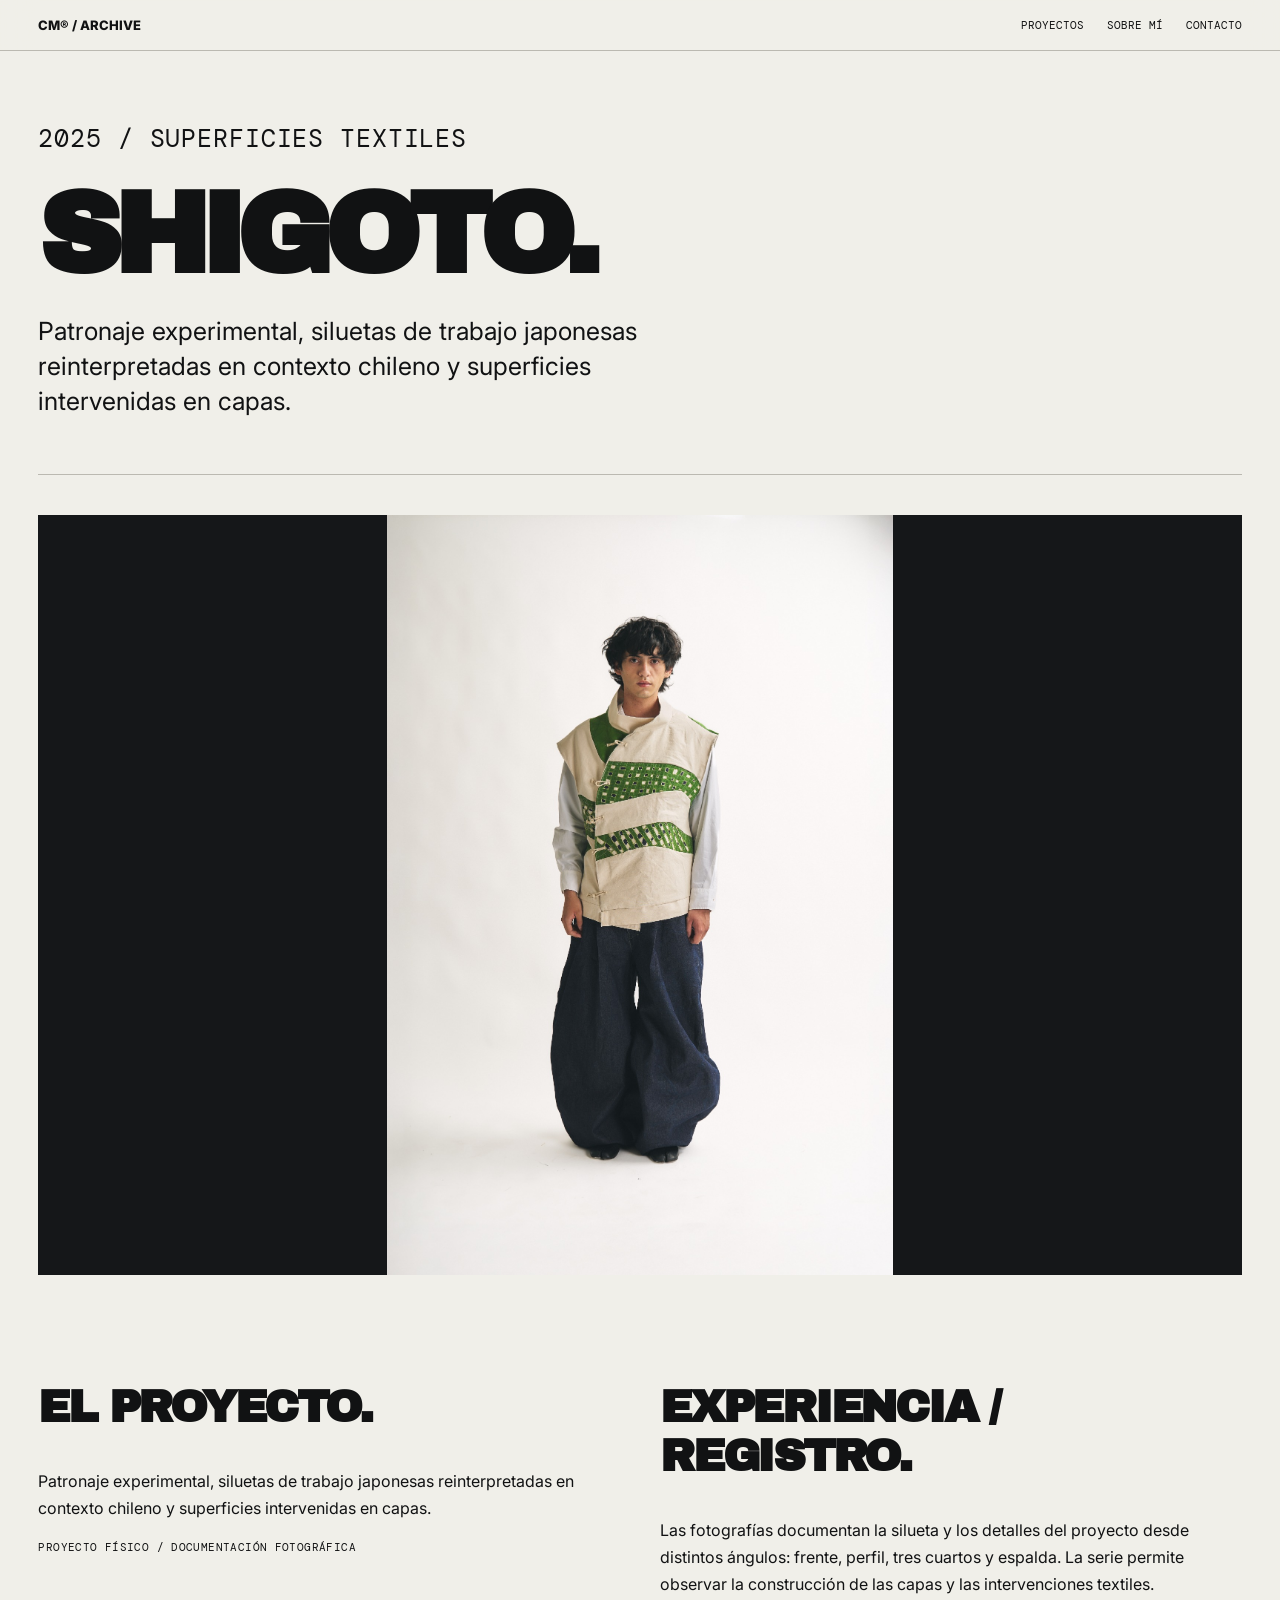
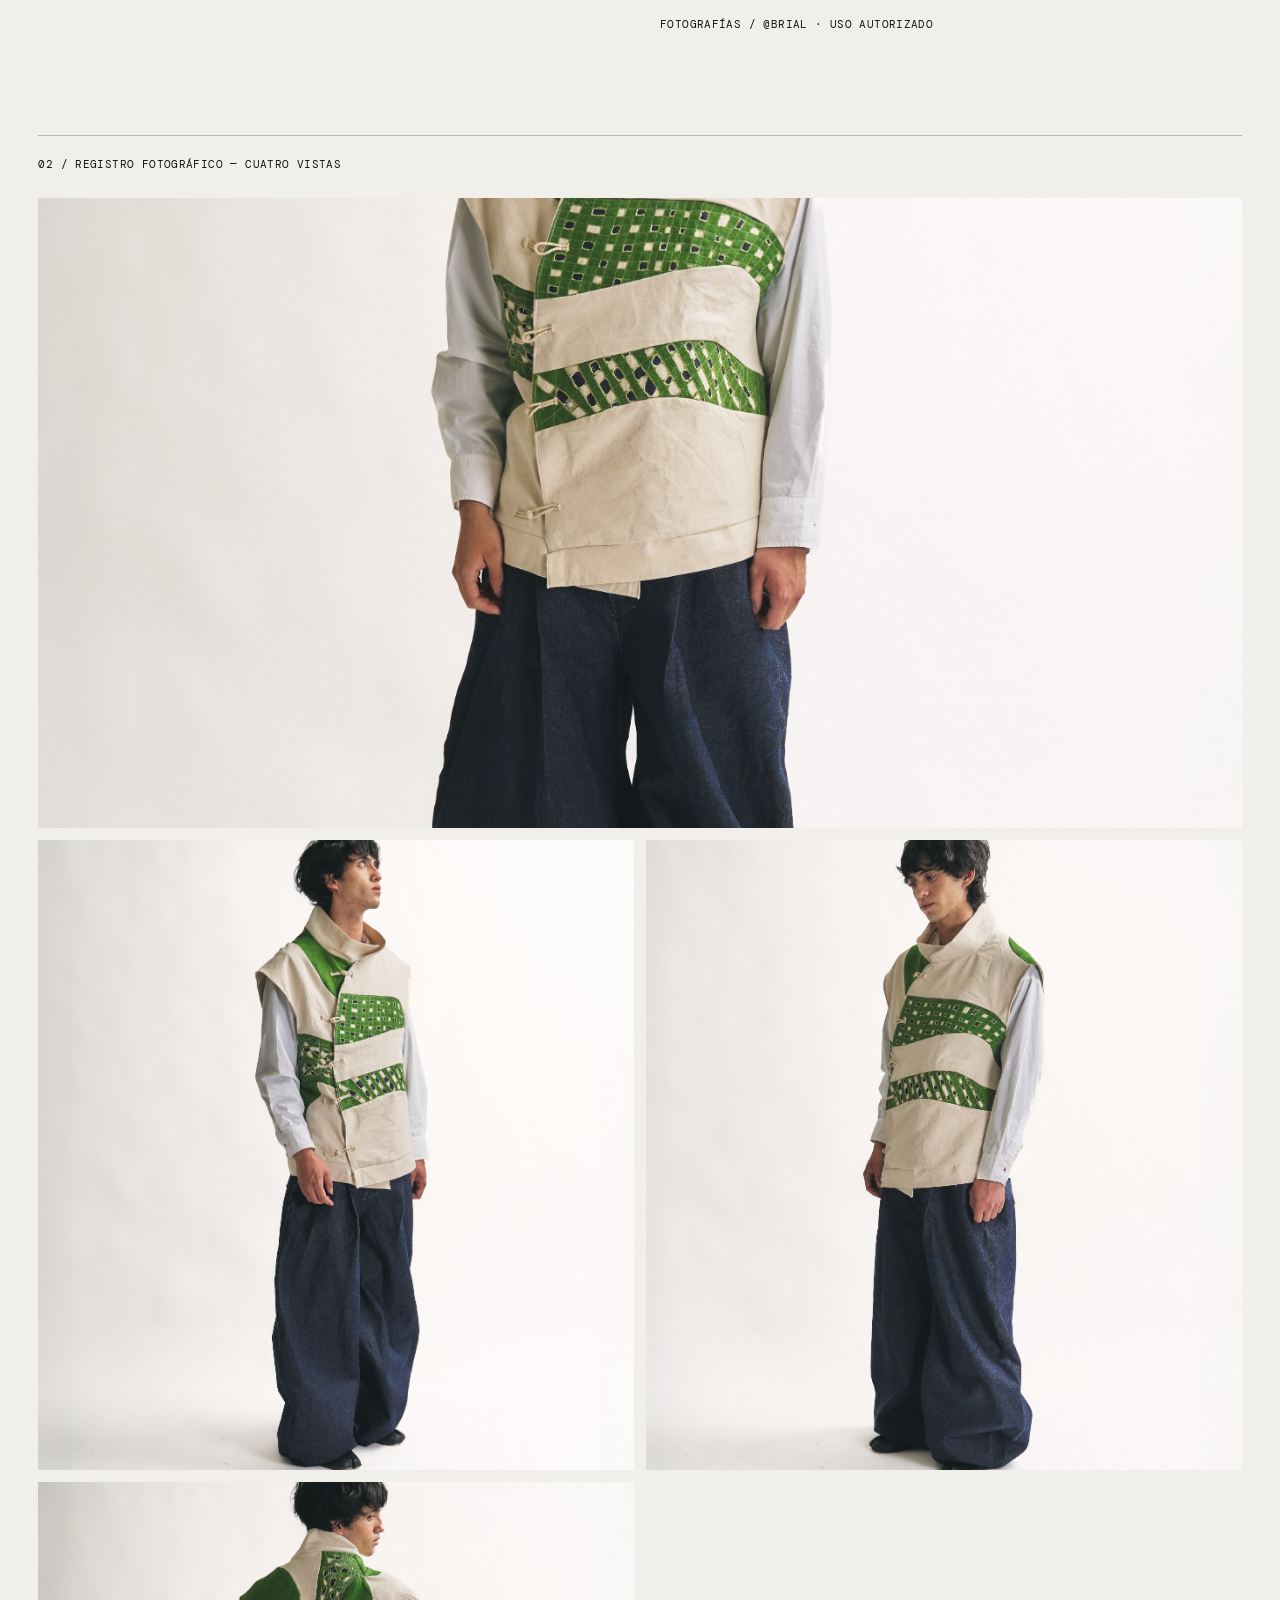
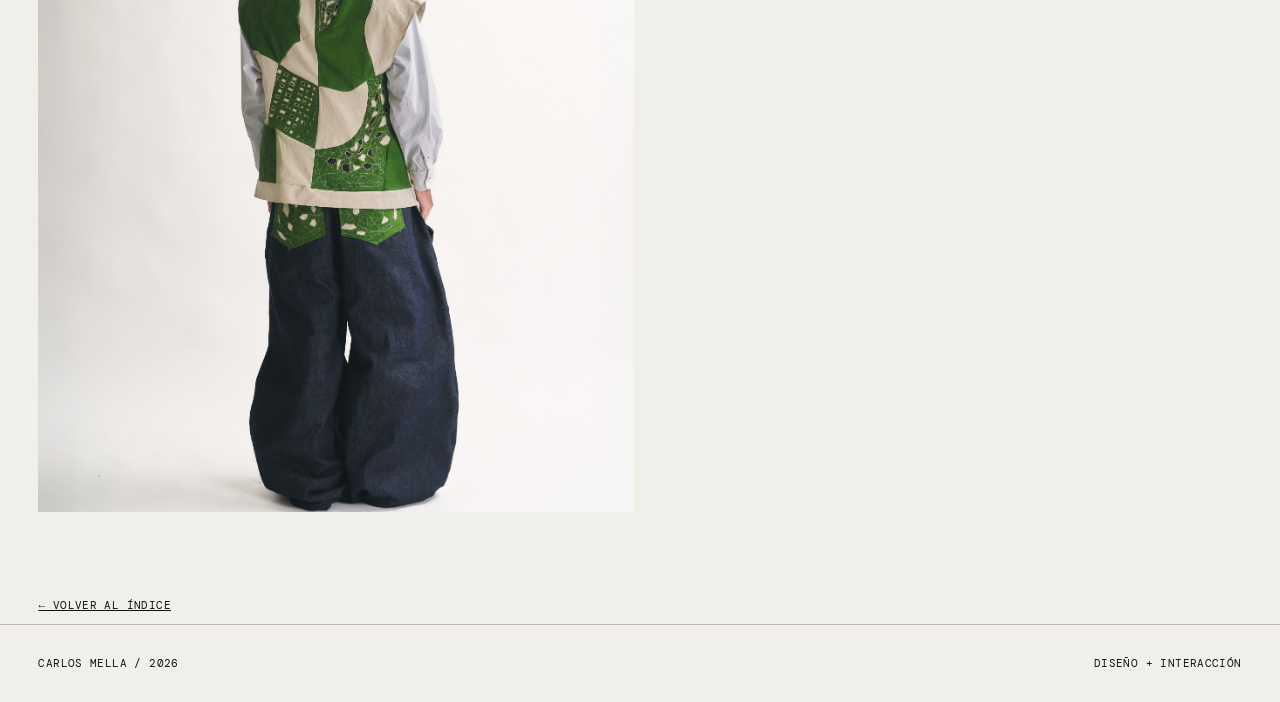
<file: proyectos/shigoto.html>
<!DOCTYPE html>
<html lang="es"><head><meta charset="utf-8"/><meta content="width=device-width,initial-scale=1" name="viewport"/><meta content="Portafolio de Carlos Mella. Diseño textil, indumentaria e interacción digital." name="description"/><title>SHIGOTO — Carlos Mella</title><link href="../style.css?v=20261124-restaurado-2" rel="stylesheet"/></head><body><header class="site-nav"><a class="brand" href="../index.html">CM® / ARCHIVE</a><nav><a href="../index.html#proyectos">PROYECTOS</a><a href="../about.html">SOBRE MÍ</a><a href="../index.html#contacto">CONTACTO</a></nav></header><main class="wrap"><header class="page-head"><p class="mono">2025 / SUPERFICIES TEXTILES</p><h1>SHIGOTO.</h1><p>Patronaje experimental, siluetas de trabajo japonesas reinterpretadas en contexto chileno y superficies intervenidas en capas.</p></header><img alt="SHIGOTO" class="page-hero" src="../assets/shigoto-frente.jpg"/><section class="page-columns"><div><h2>EL PROYECTO.</h2><p>Patronaje experimental, siluetas de trabajo japonesas reinterpretadas en contexto chileno y superficies intervenidas en capas.</p><p class="mono">PROYECTO FÍSICO / DOCUMENTACIÓN FOTOGRÁFICA</p></div><div><h2>EXPERIENCIA / REGISTRO.</h2><p>Las fotografías documentan la silueta y los detalles del proyecto desde distintos ángulos: frente, perfil, tres cuartos y espalda. La serie permite observar la construcción de las capas y las intervenciones textiles.</p><p class="mono">FOTOGRAFÍAS / @BRIAL · USO AUTORIZADO</p></div></section><section aria-label="Registro fotográfico de SHIGOTO" style="margin:0 0 85px"><p class="mono" style="border-top:1px solid #bbb9b1;padding:20px 0 14px">02 / REGISTRO FOTOGRÁFICO — CUATRO VISTAS</p><div class="project-gallery" style="margin:0"><img alt="SHIGOTO: vista de frente del look" loading="lazy" src="../assets/shigoto-frente.jpg"/><img alt="SHIGOTO: vista de perfil" loading="lazy" src="../assets/shigoto-perfil.jpg"/><img alt="SHIGOTO: vista de tres cuartos" loading="lazy" src="../assets/shigoto-tres-cuartos.jpg"/><img alt="SHIGOTO: vista de espalda" loading="lazy" src="../assets/shigoto-espalda.jpg"/></div></section><p class="mono"><a href="../index.html#proyectos">← VOLVER AL ÍNDICE</a></p></main><footer class="mono"><span>CARLOS MELLA / 2026</span><span>DISEÑO + INTERACCIÓN</span></footer><script defer="" src="../script.js"></script></body></html>
</file>
<file: style.css>
@import url('https://fonts.googleapis.com/css2?family=Archivo+Black&family=DM+Mono:wght@400;500&family=Inter:wght@400;500;600;700&display=swap');
:root{--paper:#f0efe9;--ink:#111213;--line:#bbb9b1;--violet:#4d47aa;--muted:#666860}*{box-sizing:border-box}html{scroll-behavior:smooth}body{margin:0;background:var(--paper);color:var(--ink);font-family:Inter,Arial,sans-serif}a{color:inherit}button{font:inherit;cursor:pointer}.mono{font:11px/1.5 'DM Mono',monospace;letter-spacing:.035em;text-transform:uppercase}.site-nav{position:sticky;top:0;z-index:60;background:rgba(240,239,233,.96);backdrop-filter:blur(16px);border-bottom:1px solid var(--line);display:flex;align-items:center;justify-content:space-between;gap:20px;padding:16px 3vw}.brand{text-decoration:none;font-weight:800;font-size:13px}.site-nav nav{display:flex;gap:23px}.site-nav nav a{text-decoration:none; font:11px 'DM Mono',monospace;text-transform:uppercase}.site-nav a:hover{color:var(--violet)}.wrap{width:min(1500px,94vw);margin:auto}.topline{display:flex;justify-content:space-between;gap:15px;border-bottom:1px solid var(--line);padding:20px 0}.hero-name{font-family:'Archivo Black',Impact,sans-serif;font-size:clamp(80px,17.1vw,290px);line-height:.8;letter-spacing:-.09em;margin:32px 0 28px;overflow:hidden}.hero-name span{display:block}.hero-name .second{margin-left:12vw}.hero-bottom{display:grid;grid-template-columns:1fr 1fr;gap:24px;align-items:end;padding:8px 0 40px}.hero-bottom h2{max-width:530px;font-size:clamp(22px,3vw,42px);line-height:1.06;letter-spacing:-.05em;margin:0}.hero-bottom p{font-size:13px;max-width:350px;line-height:1.6;margin:0 0 0 auto}.hero-visual{height:min(66vw,660px);min-height:350px;background:#111915;position:relative;overflow:hidden}.hero-visual img{width:100%;height:100%;object-fit:cover;object-position:center 45%;filter:contrast(1.05)}.visual-tag{position:absolute;bottom:18px;left:18px;color:white;background:rgba(17,18,19,.82);padding:12px 14px}.visual-tag a{display:block;text-decoration:none;margin-top:8px;font-size:19px;font-weight:700}.section-head{border-top:1px solid var(--ink);padding:16px 0 18px;display:flex;align-items:center;justify-content:space-between;gap:15px}.section-head h2{margin:0;font-family:'Archivo Black',Impact,sans-serif;font-size:clamp(38px,8vw,105px);letter-spacing:-.075em;line-height:.95}.work{padding:95px 0}.filters{display:flex;gap:8px;flex-wrap:wrap;margin:18px 0 30px}.filter{background:transparent;border:1px solid var(--ink);padding:10px 16px;text-transform:uppercase;font:11px 'DM Mono',monospace}.filter[aria-pressed=true],.filter:hover{background:var(--ink);color:var(--paper)}.project-grid{display:grid;grid-template-columns:repeat(6,1fr);gap:14px}.project-card{grid-column:span 2;display:flex;flex-direction:column;min-width:0;border:1px solid var(--line);background:#e4e2da}.project-card:nth-child(1),.project-card:nth-child(2){grid-column:span 3}.project-card[hidden]{display:none}.project-image{aspect-ratio:1.35;background:#111;overflow:hidden;position:relative}.project-image img{width:100%;height:100%;object-fit:cover;transition:transform .5s ease}.project-card:hover .project-image img{transform:scale(1.035)}.project-image.placeholder{display:grid;place-items:center;position:relative;overflow:hidden;background:#111a1c;color:#ecece5}.project-image.placeholder::before{content:'';position:absolute;inset:0;background:repeating-linear-gradient(0deg,transparent 0 14px,rgba(255,255,255,.06) 14px 15px),repeating-linear-gradient(90deg,transparent 0 38px,rgba(255,255,255,.05) 38px 39px)}.project-image.placeholder strong{z-index:1;font-family:'Archivo Black';font-size:clamp(25px,4vw,65px);letter-spacing:-.065em;text-align:center;padding:20px}.project-card[data-type=material] .project-image{aspect-ratio:1.2}.project-image img[src*=shigoto],.project-image img[src*='001']{object-position:center 27%}.project-info{padding:18px;display:flex;flex-direction:column;flex:1;gap:10px}.project-info h3{font-family:'Archivo Black';font-size:clamp(20px,3vw,34px);letter-spacing:-.055em;line-height:1.05;margin:0}.project-info p:not(.mono){font-size:13px;line-height:1.5;max-width:420px}.card-actions{display:flex;flex-wrap:wrap;gap:14px;margin-top:auto;padding-top:12px}.card-actions a,.card-actions button{border:0;background:transparent;text-decoration:underline;text-underline-offset:4px;padding:0;font:11px 'DM Mono',monospace;text-transform:uppercase}.card-actions a:hover,.card-actions button:hover{color:var(--violet)}.statement{background:#111213;color:var(--paper);padding:95px 3vw}.statement-inner{max-width:1450px;margin:auto}.statement h2{font-family:'Archivo Black';font-size:clamp(40px,8.5vw,138px);letter-spacing:-.085em;line-height:.98;margin:25px 0 40px}.statement p{max-width:650px;line-height:1.65;font-size:clamp(16px,2vw,23px)}.statement a{display:inline-block;margin-top:18px;padding:14px 20px;border:1px solid #aaa;text-decoration:none;font:11px 'DM Mono',monospace}.statement a:hover{background:var(--paper);color:var(--ink)}footer{padding:30px 3vw;display:flex;justify-content:space-between;border-top:1px solid var(--line)}.modal{position:fixed;inset:0;z-index:100;background:rgba(13,13,14,.75);display:none;align-items:center;justify-content:center;padding:25px}.modal[aria-hidden=false]{display:flex}.modal-box{background:var(--paper);width:min(830px,100%);max-height:90vh;overflow:auto;padding:24px;position:relative}.modal-close{position:absolute;right:20px;top:18px;border:1px solid black;background:transparent;padding:5px 12px}.modal-box h2{font-family:'Archivo Black';font-size:clamp(35px,6vw,80px);line-height:1;letter-spacing:-.07em;padding-right:42px}.modal-box img{width:100%;max-height:360px;object-fit:cover}.modal-box p{line-height:1.6}.modal-box .link{display:inline-block;margin:15px 20px 10px 0}.page-head{padding:60px 0 30px;border-bottom:1px solid var(--line)}.page-head h1{font-family:'Archivo Black';letter-spacing:-.075em;font-size:clamp(56px,11vw,165px);line-height:.92;max-width:1300px;margin:15px 0}.page-head p{max-width:670px;font-size:clamp(17px,2vw,25px);line-height:1.4}.page-hero{width:100%;max-height:760px;object-fit:contain;background:#151719;margin:40px 0}.page-columns{display:grid;grid-template-columns:1fr 1fr;gap:40px;padding:25px 0 80px}.page-columns h2{font-family:'Archivo Black';font-size:clamp(25px,4vw,45px);letter-spacing:-.05em}.page-columns p{max-width:600px;line-height:1.7}.project-gallery{display:grid;grid-template-columns:repeat(2,minmax(0,1fr));gap:12px;margin:20px 0 100px}.project-gallery img{width:100%;height:100%;max-height:630px;object-fit:cover}.project-gallery img:first-child{grid-column:span 2}.pill-link{display:inline-block;padding:12px 16px;border:1px solid var(--ink);text-decoration:none;margin:6px 8px 6px 0;font:11px 'DM Mono',monospace}.pill-link:hover{background:var(--ink);color:var(--paper)}.missing{background:#deddd6;border:1px dashed #777;padding:20px;margin:20px 0;font:12px/1.6 'DM Mono',monospace}.about-pic{background:#111;min-height:250px;display:flex;align-items:center;justify-content:center;color:white}.about-pic img{max-height:600px;width:100%;object-fit:cover}@media(max-width:800px){.hero-name{font-size:18vw}.hero-name .second{margin-left:0}.hero-bottom{grid-template-columns:1fr}.hero-bottom p{margin:0}.project-card,.project-card:nth-child(1),.project-card:nth-child(2){grid-column:span 3}.page-columns{grid-template-columns:1fr}.site-nav nav{gap:12px}}@media(max-width:540px){.project-card,.project-card:nth-child(1),.project-card:nth-child(2){grid-column:span 6}.hero-name{font-size:18.5vw}.hero-visual{min-height:280px;height:76vw}.project-gallery{grid-template-columns:1fr}.project-gallery img:first-child{grid-column:span 1}.site-nav{padding:14px 4vw}.site-nav nav a{font-size:9px}.statement{padding:75px 4vw}.project-image{aspect-ratio:1.35}}@media(prefers-reduced-motion:reduce){*,*::before,*::after{scroll-behavior:auto!important;transition:none!important;animation:none!important}}

/* ========== V2 — SISTEMA EDITORIAL / AJUSTES ========== */
html{scroll-padding-top:76px}
.site-nav{padding-block:17px}
.hero-name{font-size:clamp(72px,13.1vw,205px);line-height:.83;letter-spacing:-.085em;margin:25px 0 26px}
.hero-name .second{margin-left:8vw}
.hero-bottom{padding-bottom:26px}
.hero-visual{height:clamp(320px,48vw,575px)}
.hero-visual img{object-fit:cover;object-position:center 38%}
.work{padding-top:70px}
.project-grid{grid-template-columns:repeat(12,minmax(0,1fr));gap:16px}
.project-card,.project-card:nth-child(1),.project-card:nth-child(2){grid-column:span 6}
.project-card:nth-child(1){grid-column:span 12;display:grid;grid-template-columns:minmax(0,1.45fr) minmax(280px,.55fr);min-height:430px}
.project-card:nth-child(1) .project-image{aspect-ratio:auto;height:100%}
.project-card:nth-child(1) .project-info{justify-content:end;padding:28px}
.project-card:nth-child(1) h3{font-size:clamp(35px,5.5vw,78px)}
.project-card:nth-child(3){grid-column:span 6}
.project-card:nth-child(4),.project-card:nth-child(5){grid-column:span 6}
.project-card .project-image{aspect-ratio:1.65}
.project-card .project-image img{object-fit:cover;object-position:center center}
.project-card:nth-child(3) .project-image img{object-fit:contain;background:#08131a;object-position:center}
.project-card[data-type=material] .project-image{aspect-ratio:1.45}
.project-card[data-type=material] .project-image img{object-position:center 18%}
.project-info{padding:22px;min-height:210px;background:#ebe9e2;border-top:1px solid var(--line)}
.project-info h3{font-size:clamp(23px,3vw,43px)}
.project-card:nth-child(1) .project-info{border-top:none;border-left:1px solid var(--line)}
.project-info p:not(.mono){margin:0}
.project-grid[data-view=material] .project-card[data-type=material]{grid-column:span 6}
.project-grid[data-view=digital] .project-card:nth-child(1){grid-column:span 12}
.page-head{padding-top:45px}
.page-head h1{font-size:clamp(48px,9vw,142px);line-height:.94}
.project-detail .page-head{border-bottom:0}
.detail-kicker{display:flex;justify-content:space-between;border-bottom:1px solid var(--line);padding-bottom:14px;gap:14px}
.project-detail .page-head>p{max-width:840px}
.project-feature{margin:10px 0 70px;background:#11191c;overflow:hidden}
.project-feature img{display:block;width:100%;height:auto;max-height:790px;object-fit:contain}
.media-note{display:block;padding:12px 20px;color:#b9b8b0;background:#11191c;font-size:10px}
.accent-period{color:var(--violet)}
.detail-intro{display:grid;grid-template-columns:1fr 1fr;gap:6vw;padding:30px 0 100px;border-top:1px solid var(--ink)}
.detail-intro h2,.record-title h2{font-family:'Archivo Black',Impact,sans-serif;font-size:clamp(33px,5vw,74px);letter-spacing:-.065em;line-height:1.06;margin:20px 0}
.detail-intro>div:last-child{padding-top:28px}
.detail-intro p:not(.mono),.record-body p{font-size:clamp(15px,1.4vw,20px);line-height:1.65;margin:0 0 18px}
.detail-links{display:flex;gap:8px;flex-wrap:wrap;margin-top:24px}
.record-section{background:#181a1b;color:var(--paper);margin:0 calc(-3vw) 36px;padding:54px 3vw 75px;display:grid;grid-template-columns:.9fr 1.1fr;gap:5vw}
.record-section .record-body{padding-top:20px}
.video-slot{display:flex;flex-direction:column;align-items:flex-start;justify-content:space-between;gap:38px;min-height:220px;background:#222528;color:#ebebe5;border:1px solid #777a74;padding:22px;margin:20px 0}
.video-slot span:last-child{font-size:13px;color:#c8c6c0;line-height:1.5}
.record-section .video-slot{border-color:#71716e}
.next-project{display:flex;justify-content:space-between;gap:15px;padding:20px 0 65px;border-top:1px solid var(--line);font:12px 'DM Mono',monospace}
.next-project a{text-decoration:none}.next-project a:hover{text-decoration:underline}
@media(max-width:900px){.hero-name{font-size:14vw}.hero-name .second{margin-left:0}.project-card:nth-child(1){grid-template-columns:1fr;min-height:0}.project-card:nth-child(1) .project-image{height:auto;aspect-ratio:1.65}.project-card:nth-child(1) .project-info{border-left:0;border-top:1px solid var(--line)}.project-card:nth-child(1) h3{font-size:clamp(25px,5vw,50px)}.detail-intro,.record-section{grid-template-columns:1fr}.detail-intro>div:last-child{padding-top:0}}
@media(max-width:630px){.hero-name{font-size:16.2vw;margin-top:23px}.hero-bottom h2{font-size:clamp(23px,7vw,38px)}.hero-visual{height:75vw;min-height:250px}.project-grid{grid-template-columns:1fr}.project-card,.project-card:nth-child(1),.project-card:nth-child(2),.project-card:nth-child(3),.project-card:nth-child(4),.project-card:nth-child(5),.project-grid[data-view=material] .project-card[data-type=material]{grid-column:span 1}.project-card:nth-child(1) .project-image{aspect-ratio:1.3}.project-card .project-image{aspect-ratio:1.5}.project-card:nth-child(3) .project-image img{object-fit:contain}.detail-kicker{flex-direction:column}.record-section{margin-inline:-3.2vw;padding:35px 4vw}.detail-intro{padding-bottom:65px}.next-project{flex-wrap:wrap}}
/* Garantiza que el filtro oculte incluso la tarjeta editorial destacada */
.project-card[hidden]{display:none!important}

/* V3 — fotografía auténtica + tipografía legible para DOS REALIDADES */
.project-card:nth-child(1){display:flex;flex-direction:column;grid-column:span 12;min-height:0}
.project-card:nth-child(1) .project-image{height:auto;aspect-ratio:2.07;min-height:0;width:100%;background:#141414}
.project-card:nth-child(1) .project-image img{width:100%;height:100%;object-fit:contain;object-position:center;background:#151515}
.project-card:nth-child(1) .project-info{width:100%;border-left:0;border-top:1px solid var(--line);padding:26px 30px 30px;min-height:0}
.project-card:nth-child(1) .project-info h3{font-size:clamp(34px,6.5vw,92px);letter-spacing:-.06em;line-height:1;overflow-wrap:normal;word-break:normal}
.project-card:nth-child(1) .project-info p:not(.mono){max-width:740px}
.project-card:nth-child(2) .project-image img{object-fit:contain;object-position:center;background:#10151c}
@media(max-width:630px){.project-card:nth-child(1) .project-image{aspect-ratio:1.5}.project-card:nth-child(1) .project-image img{object-fit:cover;object-position:center}.project-card:nth-child(1) .project-info{padding:20px}.project-card:nth-child(1) .project-info h3{font-size:clamp(28px,8.5vw,58px)}}

/* V4 — ABOUT / IDENTIDAD, TRAYECTORIA, INTERESES Y DOS FOTOGRAFÍAS */
.about-layout{padding-bottom:45px}
.about-heading{padding-bottom:35px}
.about-heading .detail-kicker{border-bottom:1px solid var(--line)}
.about-heading h1{font-size:clamp(62px,10vw,150px);margin:27px 0 18px}
.about-heading>p{max-width:800px}
.about-lead{display:grid;grid-template-columns:minmax(0,1fr) minmax(0,.9fr);gap:clamp(25px,5vw,88px);padding:55px 0 110px;align-items:start}
.about-copy h2,.about-section-head h2,.about-interests h2,.about-contact h2{font-family:'Archivo Black',Impact,sans-serif;letter-spacing:-.075em;line-height:.94;margin:18px 0 38px;font-size:clamp(45px,6vw,95px)}
.about-copy p:not(.mono),.about-interests p:not(.mono){font-size:clamp(16px,1.45vw,20px);line-height:1.68;max-width:650px;margin:0 0 23px}
.portrait{margin:0;min-width:0}
.portrait img{display:block;width:100%;height:auto;max-height:790px;object-fit:cover;object-position:center}
.portrait figcaption{padding-top:13px;color:var(--muted)}
.about-experience{border-top:1px solid var(--ink);padding:32px 0 105px}
.about-section-head{display:grid;grid-template-columns:1fr 2fr;gap:20px;align-items:start}
.about-section-head h2{margin-top:0}
.experience-columns{display:grid;grid-template-columns:1fr 1fr;gap:clamp(20px,4vw,70px)}
.experience-block{border-top:1px solid var(--line);padding:23px 0 0}
.experience-block h3{font-family:'Archivo Black',Impact,sans-serif;line-height:1.1;letter-spacing:-.05em;font-size:clamp(23px,2.8vw,41px);margin:18px 0 25px}
.experience-block p:not(.mono){max-width:600px;font-size:16px;line-height:1.7}
.about-interests{background:#18191a;color:var(--paper);display:grid;grid-template-columns:1fr 1fr;gap:clamp(25px,5vw,85px);margin:0 -3vw;padding:clamp(28px,4vw,65px) 3vw;align-items:center}
.about-interests h2{margin-bottom:36px}
.about-interests .portrait-stadium img{max-height:710px;object-position:center 36%}
.about-interests .portrait figcaption{color:#c3c1bc}
.about-contact{padding:92px 0 72px;border-bottom:1px solid var(--ink)}
.about-contact h2{font-size:clamp(45px,8vw,112px);margin-bottom:30px}
.contact-links{display:flex;gap:10px;flex-wrap:wrap}
.contact-links a{font:12px 'DM Mono',monospace;text-decoration:none;border:1px solid var(--ink);padding:15px 22px;transition:background .15s,color .15s}
.contact-links a:hover{background:var(--ink);color:var(--paper)}
.contact-address{font-size:13px;margin-top:25px}
/* Llevar los anclajes justo bajo la barra sticky. */
#proyectos,#contacto{scroll-margin-top:75px}
@media(max-width:850px){.about-lead,.about-interests{grid-template-columns:1fr}.about-lead{gap:30px;padding:30px 0 70px}.portrait-main{max-width:650px}.about-section-head{grid-template-columns:1fr}.about-section-head h2{margin:6px 0 30px}.about-interests .portrait{width:min(100%,630px)} }
@media(max-width:600px){.experience-columns{grid-template-columns:1fr}.about-experience{padding-bottom:65px}.about-interests{padding:35px 4vw;margin-inline:-3.2vw}.about-contact{padding:60px 0 50px}.about-heading h1{font-size:clamp(55px,14vw,85px)}.portrait img{max-height:none}}


/* V5 — Slide Up Reveal: componente de texto adaptado de 21st.dev/@satoriui (MIT). */
.hero-name .slide-reveal-mask{display:block;overflow:hidden;line-height:1.02;padding-bottom:.04em;margin-bottom:-.04em}
.hero-name .slide-reveal-mask > span{display:block;will-change:transform,opacity}
@media(prefers-reduced-motion:reduce){.hero-name .slide-reveal-mask>span{will-change:auto}}

/* V6 — portada editorial rotativa; imágenes auténticas de los cinco proyectos. */
.hero-carousel{isolation:isolate;background:#111719}
.hero-slide-stack,.hero-slide{position:absolute;inset:0}
.hero-slide{opacity:0;visibility:hidden;transition:opacity .75s ease,visibility .75s ease}
.hero-slide.is-active{opacity:1;visibility:visible;z-index:1}
.hero-carousel .hero-slide img{display:block;width:100%;height:100%;object-fit:cover;object-position:center center;filter:none}
.hero-carousel .hero-slide.digital img{object-fit:contain;background:#101115}
.hero-carousel .hero-slide.fashion img{object-fit:cover;object-position:center 27%}
.hero-visual-bottom{position:absolute;bottom:16px;left:16px;right:16px;z-index:3;display:flex;justify-content:space-between;align-items:flex-end;gap:16px;pointer-events:none}
.hero-carousel .visual-tag{position:static;pointer-events:auto;max-width:min(680px,65%);background:rgba(16,17,18,.88);backdrop-filter:blur(10px);color:#fff}
.hero-carousel .visual-tag a{font-family:'Archivo Black',Impact,Arial,sans-serif;font-size:clamp(15px,2.1vw,29px);line-height:1.12;letter-spacing:-.035em}
.hero-carousel .visual-tag small{display:block;margin-top:6px;color:#d1cecb;font-size:10px}
.hero-controls{pointer-events:auto;background:rgba(16,17,18,.89);color:#fff;display:flex;align-items:center;padding:5px;gap:2px;flex-shrink:0}
.hero-controls button{color:#fff;border:1px solid rgba(255,255,255,.35);background:transparent;width:39px;height:39px;display:grid;place-items:center;font-size:18px;cursor:pointer}
.hero-controls button:hover,.hero-controls button:focus-visible{background:#eee;color:#111;outline-offset:2px}
.hero-controls .mono{padding:0 9px;white-space:nowrap}
@media(max-width:630px){.hero-visual-bottom{left:9px;right:9px;bottom:9px;align-items:flex-end;gap:8px}.hero-carousel .visual-tag{padding:9px;max-width:65%}.hero-carousel .visual-tag a{font-size:clamp(13px,4vw,18px)}.hero-carousel .visual-tag small{font-size:8px}.hero-controls{gap:1px;padding:3px}.hero-controls button{width:30px;height:34px;font-size:16px}.hero-controls .mono{font-size:9px;padding:0 4px}.hero-carousel .hero-slide.fashion img{object-position:center 32%}}
@media(prefers-reduced-motion:reduce){.hero-slide{transition:none}}

/* V6.1 — mobile layout repaired. Overrides legacy V3 card spans. */
@media (max-width: 800px) {
  .project-grid { display:grid; grid-template-columns:minmax(0,1fr); gap:18px; width:100%; min-width:0; }
  .project-grid > .project-card,
  .project-grid > .project-card:nth-child(1),
  .project-grid > .project-card:nth-child(2),
  .project-grid > .project-card:nth-child(3),
  .project-grid > .project-card:nth-child(4),
  .project-grid > .project-card:nth-child(5),
  .project-grid[data-view=digital] > .project-card:nth-child(1),
  .project-grid[data-view=material] > .project-card[data-type=material] {
    grid-column:1 / -1;grid-row:auto;min-width:0;width:100%;
  }
  .project-grid > .project-card:nth-child(1) {display:flex;flex-direction:column;}
  .project-grid > .project-card[hidden] {display:none!important;}
  .project-grid .project-image,
  .project-grid .project-card:nth-child(1) .project-image {
    width:100%;height:auto;min-height:0;aspect-ratio:1.7;overflow:hidden;
  }
  .project-grid .project-image img,
  .project-grid .project-card:nth-child(1) .project-image img {
    display:block;width:100%;height:100%;object-fit:contain;object-position:center;
  }
  .project-grid .project-card[data-type=material] .project-image {aspect-ratio:1.35;}
  .project-grid .project-card[data-type=material] .project-image img {object-fit:cover;object-position:center 23%;}
  .project-grid .project-info,
  .project-grid .project-card:nth-child(1) .project-info {
    box-sizing:border-box;width:100%;min-width:0;min-height:0;
    padding:20px;border-left:0;border-top:1px solid var(--line);
  }
  .project-grid .project-info h3,
  .project-grid .project-card:nth-child(1) .project-info h3 {
    font-size:clamp(26px,6.8vw,44px);line-height:1.05;letter-spacing:-.05em;
    overflow-wrap:break-word;word-break:normal;
  }
  .project-grid .project-info .mono {font-size:10px;overflow-wrap:anywhere;}
  .project-grid .project-info p:not(.mono) {font-size:14px;line-height:1.6;overflow-wrap:break-word;}
  .project-grid .card-actions {gap:14px;align-items:center;}
}
@media (max-width:600px) {
  .wrap{width:calc(100% - 32px);max-width:100%;}
  .site-nav{gap:9px;padding:12px 16px;flex-wrap:wrap;}
  .site-nav nav{gap:12px;flex-wrap:wrap;}
  .site-nav nav a{font-size:10px;}
  .topline{flex-wrap:wrap;row-gap:4px;}
  .hero-name{font-size:clamp(48px,15.7vw,92px);}
  .hero-name .second{margin-left:0;}
  .hero-bottom{grid-template-columns:minmax(0,1fr);}
  .section-head{align-items:flex-start;gap:10px;}
  .section-head h2{font-size:clamp(34px,11vw,68px);}
  .filters button{padding:10px 12px;}
  .work{padding-top:50px;}
  .hero-carousel{height:clamp(245px,75vw,390px);}
  .hero-visual-bottom{flex-direction:column;align-items:stretch;}
  .hero-carousel .visual-tag{max-width:100%;width:fit-content;}
  .hero-carousel .visual-tag a{font-size:clamp(14px,4vw,21px);}
  .hero-controls{width:fit-content;align-self:flex-end;}
  .hero-carousel .hero-slide.digital img{object-fit:contain;}
  .hero-carousel .hero-slide.fashion img{object-fit:cover;}
  .project-grid .project-info,
  .project-grid .project-card:nth-child(1) .project-info{padding:18px;}
  .project-grid .project-info h3,
  .project-grid .project-card:nth-child(1) .project-info h3{font-size:clamp(27px,8vw,39px);}
  .card-actions{gap:12px;}
  .card-actions a,.card-actions button{font-size:10px;}
  .about-layout,.about-interests,.record-section{min-width:0;}
}
@media(max-width:360px){
  .site-nav nav{gap:9px;}
  .site-nav nav a{font-size:9px;}
  .hero-carousel .hero-controls button{width:31px;}
  .project-grid .project-info h3,.project-grid .project-card:nth-child(1) .project-info h3{font-size:26px;}
}
</file>
